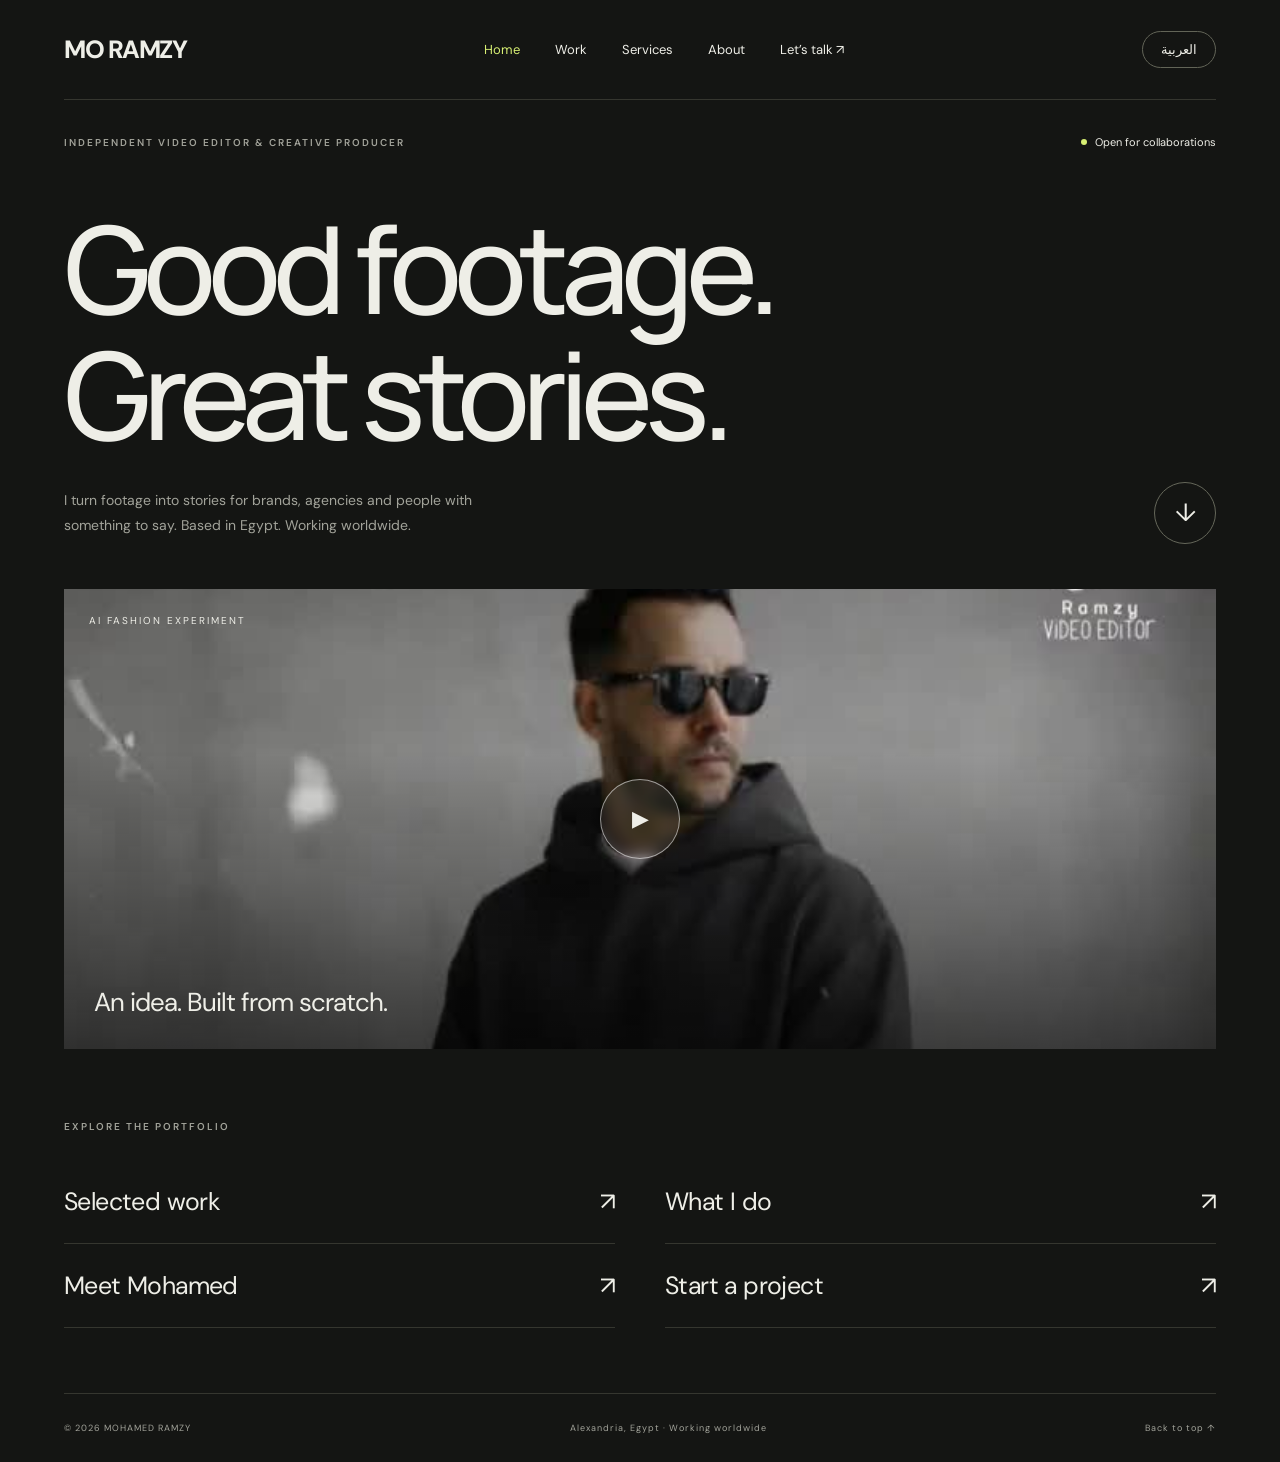
<file: index.html>
<!DOCTYPE html><html lang="en" dir="ltr"><head><meta charset="UTF-8"><meta name="viewport" content="width=device-width, initial-scale=1"><meta name="robots" content="index,follow"><meta name="description" content="Mohamed Ramzy — Video Editor & Creative Producer. Commercial editing, short-form content and AI production."><title>Mohamed Ramzy — Video Editor & Creative Producer</title><link rel="stylesheet" href="style.css"></head><body class="page-index">
<header><a class="logo" href="index.html">MO RAMZY</a><nav><a href="index.html" data-en="Home" data-ar="الرئيسية" aria-current="page"></a><a href="work.html" data-en="Work" data-ar="الأعمال"></a><a href="services.html" data-en="Services" data-ar="الخدمات"></a><a href="about.html" data-en="About" data-ar="عنّي"></a><a href="contact.html" data-en="Let’s talk ↗" data-ar="نتكلم عن مشروعك ↖"></a></nav><button id="language" aria-label="Switch language">العربية</button></header>
<main><section class="hero"><div class="hero-top"><span class="eyebrow" data-en="INDEPENDENT VIDEO EDITOR & CREATIVE PRODUCER" data-ar="مونتير ومنتج إبداعي مستقل"></span><span class="availability"><i></i><span data-en="Open for collaborations" data-ar="متاح للتعاون"></span></span></div><h1 data-en="Good footage.<br>Great stories." data-ar="لقطات مميزة.<br>حكاية تستاهل."></h1><div class="hero-bottom"><p data-en="I turn footage into stories for brands, agencies and people with something to say. Based in Egypt. Working worldwide." data-ar="بحوّل اللقطات لحكايات للبراندات والوكالات وأصحاب الأفكار. من مصر، وبشتغل مع عملاء من أي مكان."></p><a class="circle-link" href="work.html" aria-label="Explore work">↓</a></div><div class="hero-film"><img src="fashion.jpg" alt="AI fashion commercial still"><div class="film-shade"></div><span class="film-label" data-en="AI FASHION EXPERIMENT" data-ar="إعلان أزياء تجريبي بالذكاء الاصطناعي"></span><button class="play" data-video="fashion" aria-label="Play AI fashion commercial">▶</button><span class="film-caption" data-en="An idea. Built from scratch." data-ar="فكرة. اتنفذت من الصفر."></span></div></section><section class="home-next"><span class="eyebrow" data-en="EXPLORE THE PORTFOLIO" data-ar="اكتشف شغلي"></span><div class="home-links"><a href="work.html"><span data-en="Selected work" data-ar="أعمال مختارة"></span> ↗</a><a href="services.html"><span data-en="What I do" data-ar="خدماتي"></span> ↗</a><a href="about.html"><span data-en="Meet Mohamed" data-ar="اعرفني أكتر"></span> ↗</a><a href="contact.html"><span data-en="Start a project" data-ar="نبدأ مشروع"></span> ↗</a></div></section></main><footer><span>© 2026 MOHAMED RAMZY</span><span data-en="Alexandria, Egypt · Working worldwide" data-ar="الإسكندرية، مصر · تعاون من أي مكان"></span><a href="#" data-en="Back to top ↑" data-ar="للأعلى ↑"></a></footer>
<dialog id="player"><button id="close-player" aria-label="Close video">✕</button><video controls playsinline preload="none"></video></dialog><script src="script.js"></script></body></html>
</file>
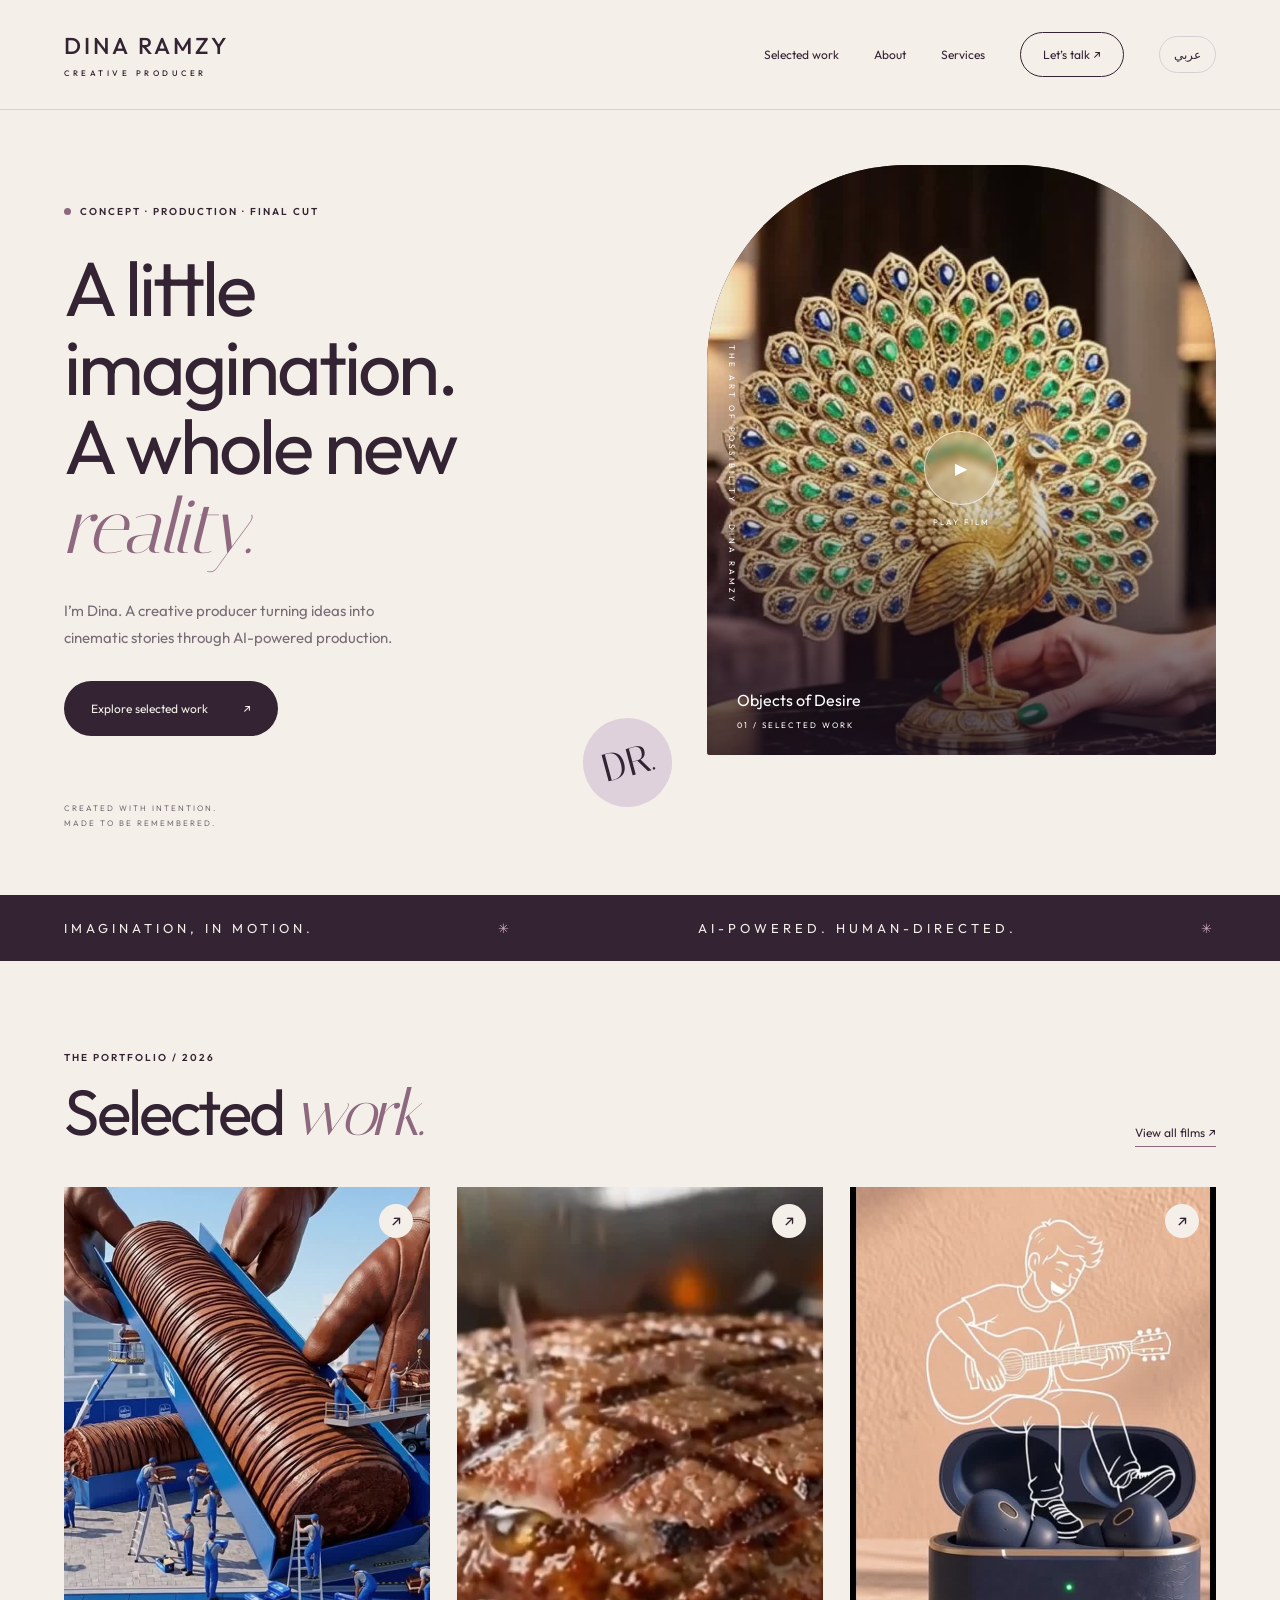
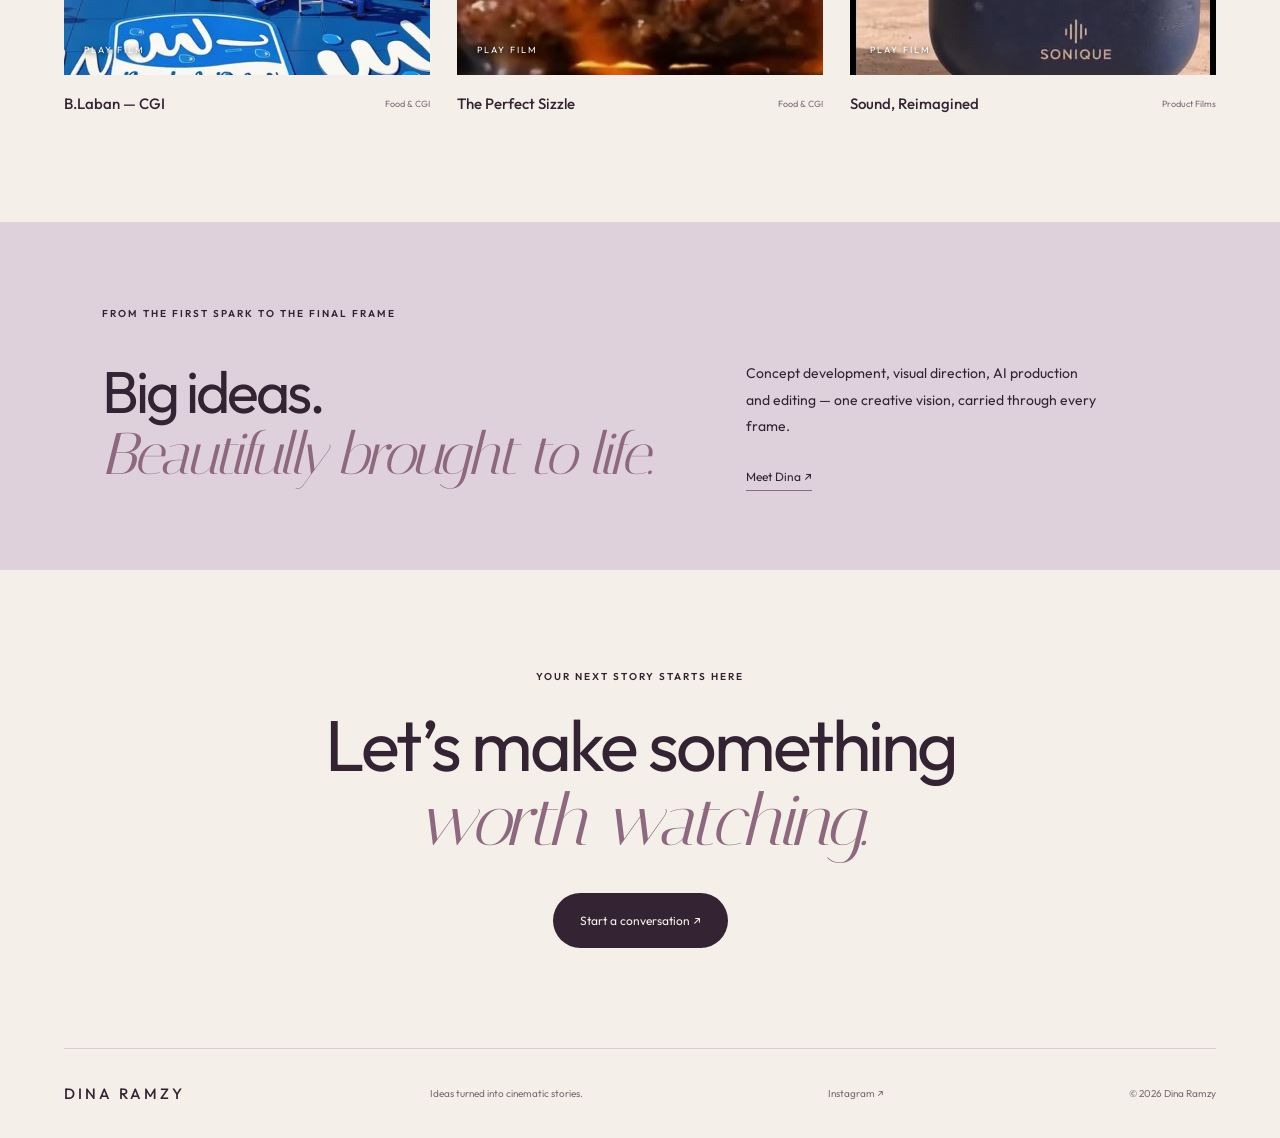
<file: dina/index.html>
<!doctype html><html lang="en"><head><meta charset="utf-8"><meta name="viewport" content="width=device-width, initial-scale=1"><meta name="description" content="Dina Ramzy — Creative Producer. AI-powered commercials, visual storytelling and cinematic content, from concept to final cut."><meta name="theme-color" content="#332333"><title>Creative Producer — Dina Ramzy</title><link rel="stylesheet" href="style.css"><script defer src="script.js"></script></head><body><header><a class="brand" href="index.html">DINA RAMZY<span>CREATIVE PRODUCER</span></a><nav aria-label="Main navigation"><a href="work.html">Selected work</a><a href="about.html">About</a><a href="services.html">Services</a><a class="contact-link" href="contact.html">Let’s talk ↗</a><a class="language-switch" href="index-ar.html" lang="ar" aria-label="Switch to Arabic">عربي</a></nav></header><main><section class="hero"><div class="hero-copy"><div class="eyebrow"><span class="dot"></span> CONCEPT · PRODUCTION · FINAL CUT</div><h1>A little imagination.<br>A whole new <em>reality.</em></h1><p>I’m Dina. A creative producer turning ideas into cinematic stories through AI-powered production.</p><a class="pill" href="work.html">Explore selected work <span>↗</span></a><div class="hero-note">CREATED WITH INTENTION.<br>MADE TO BE REMEMBERED.</div></div><button class="hero-film" data-film="5" aria-label="Watch Objects of Desire"><img src="assets/poster-5.jpg" alt="A jewel-toned peacock object in a cinematic product film"><span class="vertical">THE ART OF POSSIBILITY — DINA RAMZY</span><span class="hero-play">▶<small>PLAY FILM</small></span><span class="film-label">Objects of Desire <i>01 / SELECTED WORK</i></span></button><div class="orbit">DR.</div></section><div class="ticker">IMAGINATION, IN MOTION. <span>✳</span> AI-POWERED. HUMAN-DIRECTED. <span>✳</span></div><section class="section"><div class="section-head"><div><div class="eyebrow">THE PORTFOLIO / 2026</div><h2>Selected <em>work.</em></h2></div><a class="text-link" href="work.html">View all films ↗</a></div><div class="featured"><button class="film-card" data-film="8" aria-label="Watch B.Laban — CGI"><div class="poster"><img src="assets/poster-8.jpg" alt="A frame from B.Laban — CGI" loading="lazy"><span class="play">↗</span><span class="watch">PLAY FILM</span></div><div class="caption"><h3>B.Laban — CGI</h3><span>Food & CGI</span></div></button><button class="film-card" data-film="3" aria-label="Watch The Perfect Sizzle"><div class="poster"><img src="assets/poster-3.jpg" alt="A frame from The Perfect Sizzle" loading="lazy"><span class="play">↗</span><span class="watch">PLAY FILM</span></div><div class="caption"><h3>The Perfect Sizzle</h3><span>Food & CGI</span></div></button><button class="film-card" data-film="7" aria-label="Watch Sound, Reimagined"><div class="poster"><img src="assets/poster-7.jpg" alt="A frame from Sound, Reimagined" loading="lazy"><span class="play">↗</span><span class="watch">PLAY FILM</span></div><div class="caption"><h3>Sound, Reimagined</h3><span>Product Films</span></div></button></div></section><section class="statement"><span class="eyebrow">FROM THE FIRST SPARK TO THE FINAL FRAME</span><h2>Big ideas.<br><em>Beautifully brought to life.</em></h2><div><p>Concept development, visual direction, AI production and editing — one creative vision, carried through every frame.</p><a class="text-link" href="about.html">Meet Dina ↗</a></div></section><section class="cta"><span class="eyebrow">YOUR NEXT STORY STARTS HERE</span><h2>Let’s make something<br><em>worth watching.</em></h2><a class="pill" href="contact.html">Start a conversation ↗</a></section></main><footer><a class="brand" href="index.html">DINA RAMZY</a><span>Ideas turned into cinematic stories.</span><a href="https://www.instagram.com/dinaramzy0707/" target="_blank" rel="noopener">Instagram ↗</a><span>© 2026 Dina Ramzy</span></footer><dialog id="player"><button class="close" aria-label="Close video">✕</button><video controls playsinline preload="none"></video><p id="film-title"></p></dialog></body></html>
</file>
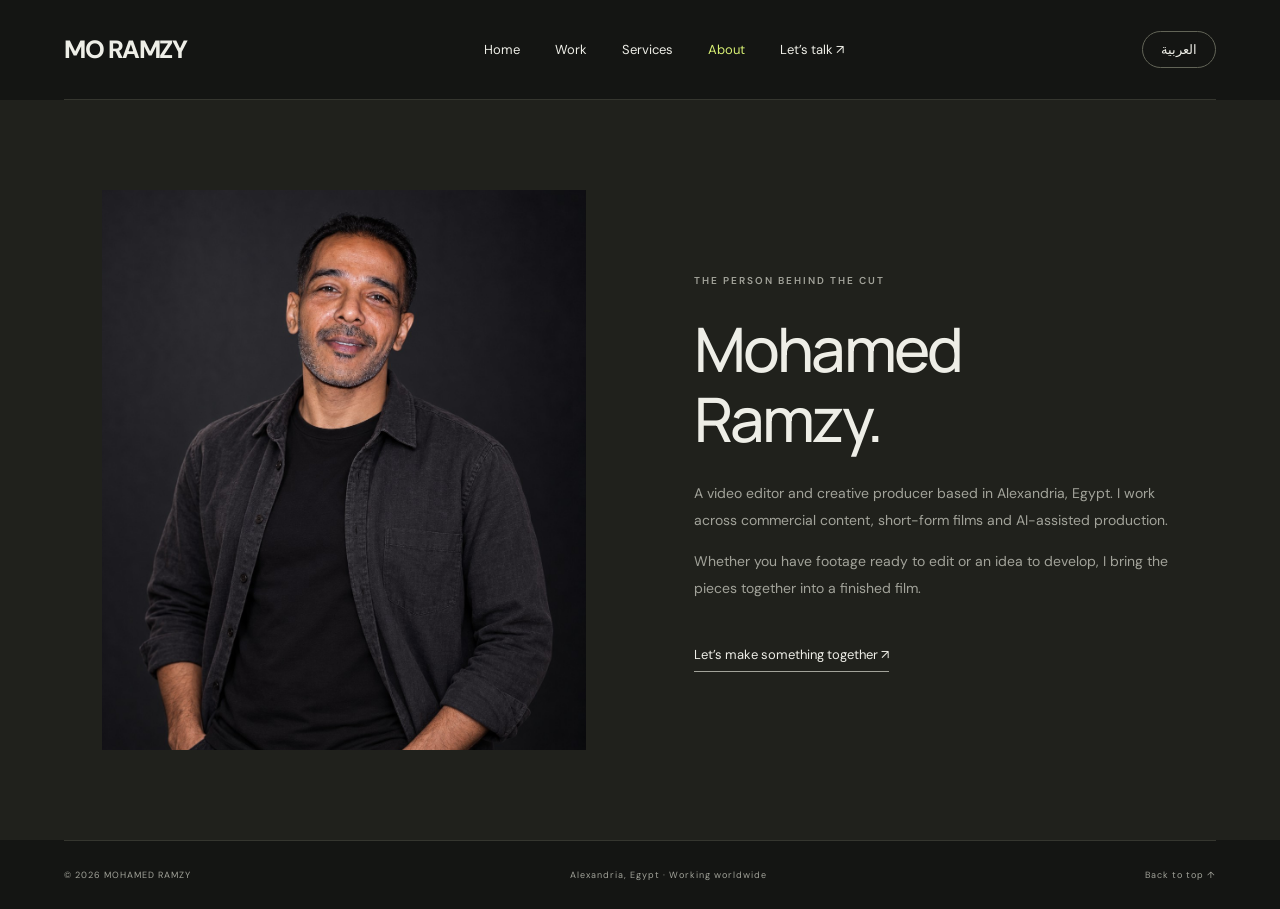
<file: about.html>
<!DOCTYPE html><html lang="en" dir="ltr"><head><meta charset="UTF-8"><meta name="viewport" content="width=device-width, initial-scale=1"><meta name="robots" content="index,follow"><meta name="description" content="Mohamed Ramzy — Video Editor & Creative Producer. Commercial editing, short-form content and AI production."><title>Mohamed Ramzy — Video Editor & Creative Producer</title><link rel="stylesheet" href="style.css"></head><body class="page-about">
<header><a class="logo" href="index.html">MO RAMZY</a><nav><a href="index.html" data-en="Home" data-ar="الرئيسية"></a><a href="work.html" data-en="Work" data-ar="الأعمال"></a><a href="services.html" data-en="Services" data-ar="الخدمات"></a><a href="about.html" data-en="About" data-ar="عنّي" aria-current="page"></a><a href="contact.html" data-en="Let’s talk ↗" data-ar="نتكلم عن مشروعك ↖"></a></nav><button id="language" aria-label="Switch language">العربية</button></header>
<main><section id="about" class="about"><div class="portrait"><img src="portrait.jpg" alt="Mohamed Ramzy portrait" loading="lazy"></div><div class="about-copy"><span class="eyebrow" data-en="THE PERSON BEHIND THE CUT" data-ar="مين ورا المونتاج"></span><h2 data-en="Mohamed<br>Ramzy." data-ar="محمد<br>رمزي."></h2><p data-en="A video editor and creative producer based in Alexandria, Egypt. I work across commercial content, short-form films and AI-assisted production." data-ar="مونتير ومنتج إبداعي من الإسكندرية. بشتغل على الإعلانات والفيديوهات القصيرة والإنتاج بمساعدة الذكاء الاصطناعي."></p><p data-en="Whether you have footage ready to edit or an idea to develop, I bring the pieces together into a finished film." data-ar="سواء معاك فوتيج محتاج مونتاج، أو فكرة عايز تنفذها، بجمّع التفاصيل عشان تطلع في صورة فيديو متكامل."></p><a class="text-link" href="contact.html" data-en="Let’s make something together ↗" data-ar="نعمل حاجة سوا ↖"></a></div></section></main><footer><span>© 2026 MOHAMED RAMZY</span><span data-en="Alexandria, Egypt · Working worldwide" data-ar="الإسكندرية، مصر · تعاون من أي مكان"></span><a href="#" data-en="Back to top ↑" data-ar="للأعلى ↑"></a></footer>
<dialog id="player"><button id="close-player" aria-label="Close video">✕</button><video controls playsinline preload="none"></video></dialog><script src="script.js"></script></body></html>
</file>
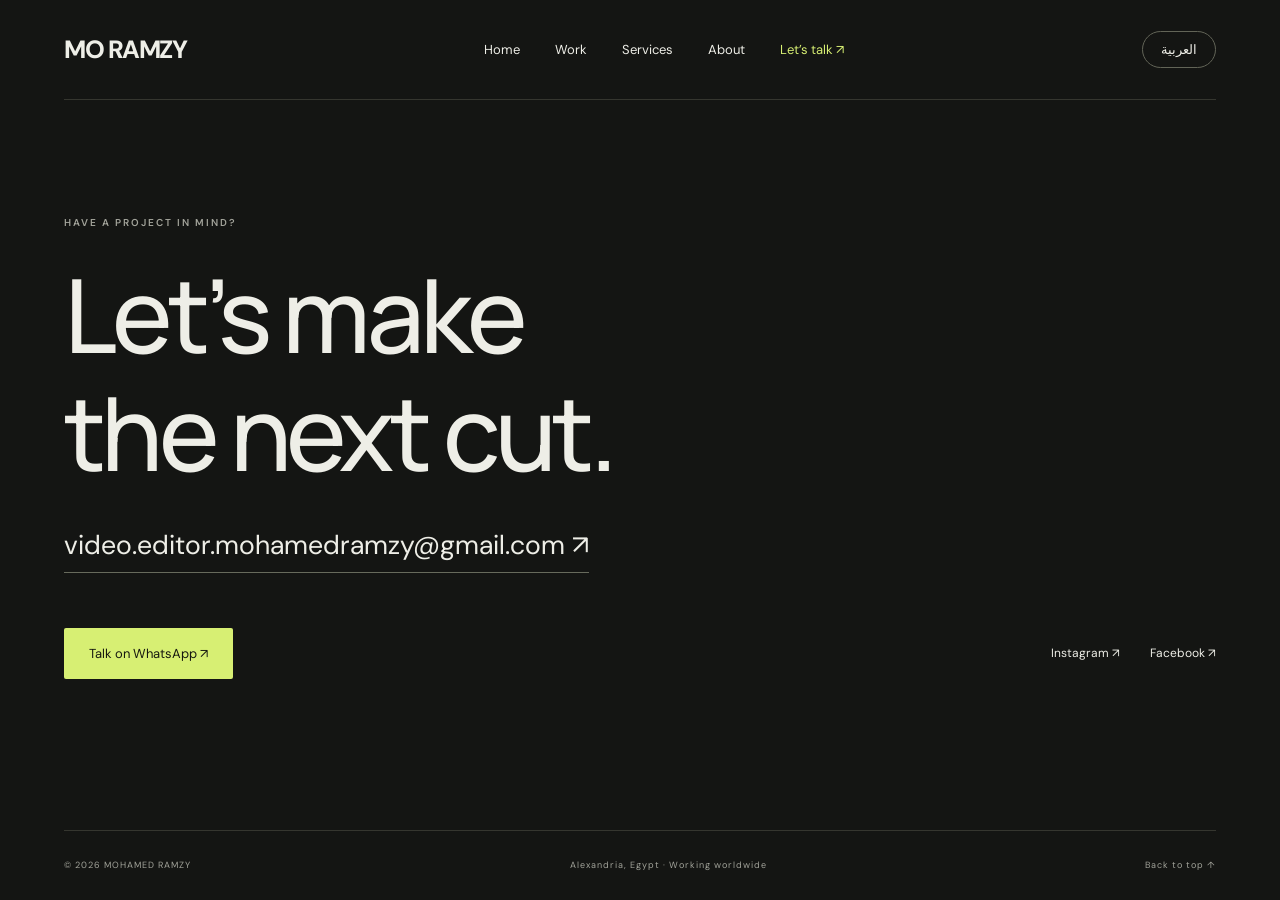
<file: contact.html>
<!DOCTYPE html><html lang="en" dir="ltr"><head><meta charset="UTF-8"><meta name="viewport" content="width=device-width, initial-scale=1"><meta name="robots" content="index,follow"><meta name="description" content="Mohamed Ramzy — Video Editor & Creative Producer. Commercial editing, short-form content and AI production."><title>Mohamed Ramzy — Video Editor & Creative Producer</title><link rel="stylesheet" href="style.css"></head><body class="page-contact">
<header><a class="logo" href="index.html">MO RAMZY</a><nav><a href="index.html" data-en="Home" data-ar="الرئيسية"></a><a href="work.html" data-en="Work" data-ar="الأعمال"></a><a href="services.html" data-en="Services" data-ar="الخدمات"></a><a href="about.html" data-en="About" data-ar="عنّي"></a><a href="contact.html" data-en="Let’s talk ↗" data-ar="نتكلم عن مشروعك ↖" aria-current="page"></a></nav><button id="language" aria-label="Switch language">العربية</button></header>
<main><section id="contact" class="contact"><span class="eyebrow" data-en="HAVE A PROJECT IN MIND?" data-ar="عندك مشروع في بالك؟"></span><h2 data-en="Let’s make<br>the next cut." data-ar="يلا نعمل<br>الفيديو الجاي."></h2><a class="contact-email" href="mailto:video.editor.mohamedramzy@gmail.com">video.editor.mohamedramzy@gmail.com ↗</a><div class="contact-bottom"><a class="whatsapp" href="https://wa.me/201016143240" target="_blank" rel="noopener" data-en="Talk on WhatsApp ↗" data-ar="كلمني على واتساب ↖"></a><div class="socials"><a href="https://www.instagram.com/mohamedramzy.video/" target="_blank" rel="noopener">Instagram ↗</a><a href="https://www.facebook.com/share/18SMNfeEZE/" target="_blank" rel="noopener">Facebook ↗</a></div></div></section></main><footer><span>© 2026 MOHAMED RAMZY</span><span data-en="Alexandria, Egypt · Working worldwide" data-ar="الإسكندرية، مصر · تعاون من أي مكان"></span><a href="#" data-en="Back to top ↑" data-ar="للأعلى ↑"></a></footer>
<dialog id="player"><button id="close-player" aria-label="Close video">✕</button><video controls playsinline preload="none"></video></dialog><script src="script.js"></script></body></html>
</file>
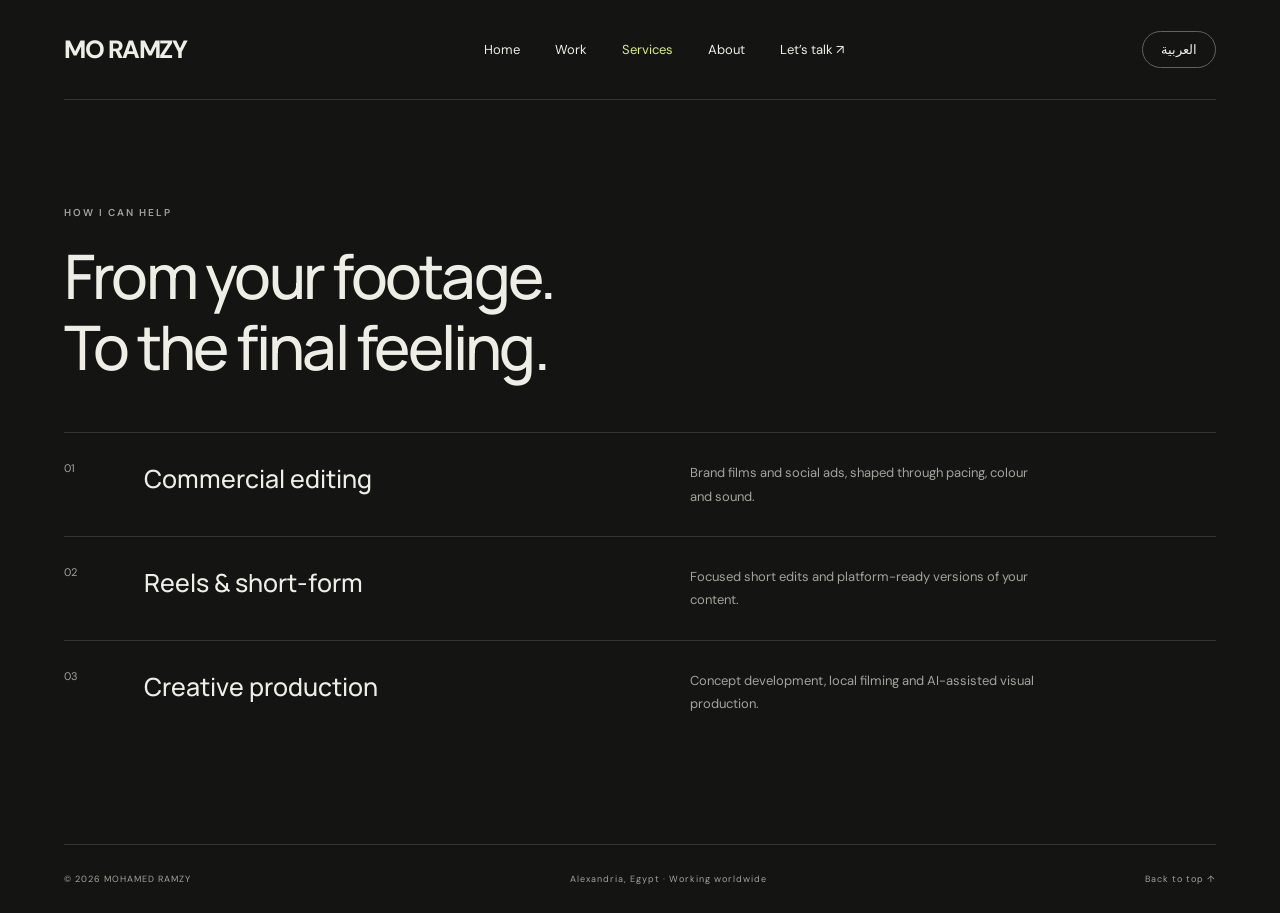
<file: services.html>
<!DOCTYPE html><html lang="en" dir="ltr"><head><meta charset="UTF-8"><meta name="viewport" content="width=device-width, initial-scale=1"><meta name="robots" content="index,follow"><meta name="description" content="Mohamed Ramzy — Video Editor & Creative Producer. Commercial editing, short-form content and AI production."><title>Mohamed Ramzy — Video Editor & Creative Producer</title><link rel="stylesheet" href="style.css"></head><body class="page-services">
<header><a class="logo" href="index.html">MO RAMZY</a><nav><a href="index.html" data-en="Home" data-ar="الرئيسية"></a><a href="work.html" data-en="Work" data-ar="الأعمال"></a><a href="services.html" data-en="Services" data-ar="الخدمات" aria-current="page"></a><a href="about.html" data-en="About" data-ar="عنّي"></a><a href="contact.html" data-en="Let’s talk ↗" data-ar="نتكلم عن مشروعك ↖"></a></nav><button id="language" aria-label="Switch language">العربية</button></header>
<main><section class="services"><span class="eyebrow" data-en="HOW I CAN HELP" data-ar="أقدر أقدملك إيه"></span><h2 data-en="From your footage.<br>To the final feeling." data-ar="من أول لقطة.<br>لآخر إحساس."></h2><div class="service-row"><span>01</span><h3 data-en="Commercial editing" data-ar="مونتاج الإعلانات"></h3><p data-en="Brand films and social ads, shaped through pacing, colour and sound." data-ar="إعلانات وفيديوهات براندات بإيقاع وألوان وصوت يخدموا الفكرة."></p></div><div class="service-row"><span>02</span><h3 data-en="Reels & short-form" data-ar="ريلز وفيديوهات قصيرة"></h3><p data-en="Focused short edits and platform-ready versions of your content." data-ar="فيديوهات قصيرة مركّزة ونسخ من محتواك تناسب منصات السوشيال."></p></div><div class="service-row"><span>03</span><h3 data-en="Creative production" data-ar="الإنتاج الإبداعي"></h3><p data-en="Concept development, local filming and AI-assisted visual production." data-ar="تطوير أفكار وتصوير محلي وإنتاج بصري بمساعدة الذكاء الاصطناعي."></p></div></section></main><footer><span>© 2026 MOHAMED RAMZY</span><span data-en="Alexandria, Egypt · Working worldwide" data-ar="الإسكندرية، مصر · تعاون من أي مكان"></span><a href="#" data-en="Back to top ↑" data-ar="للأعلى ↑"></a></footer>
<dialog id="player"><button id="close-player" aria-label="Close video">✕</button><video controls playsinline preload="none"></video></dialog><script src="script.js"></script></body></html>
</file>
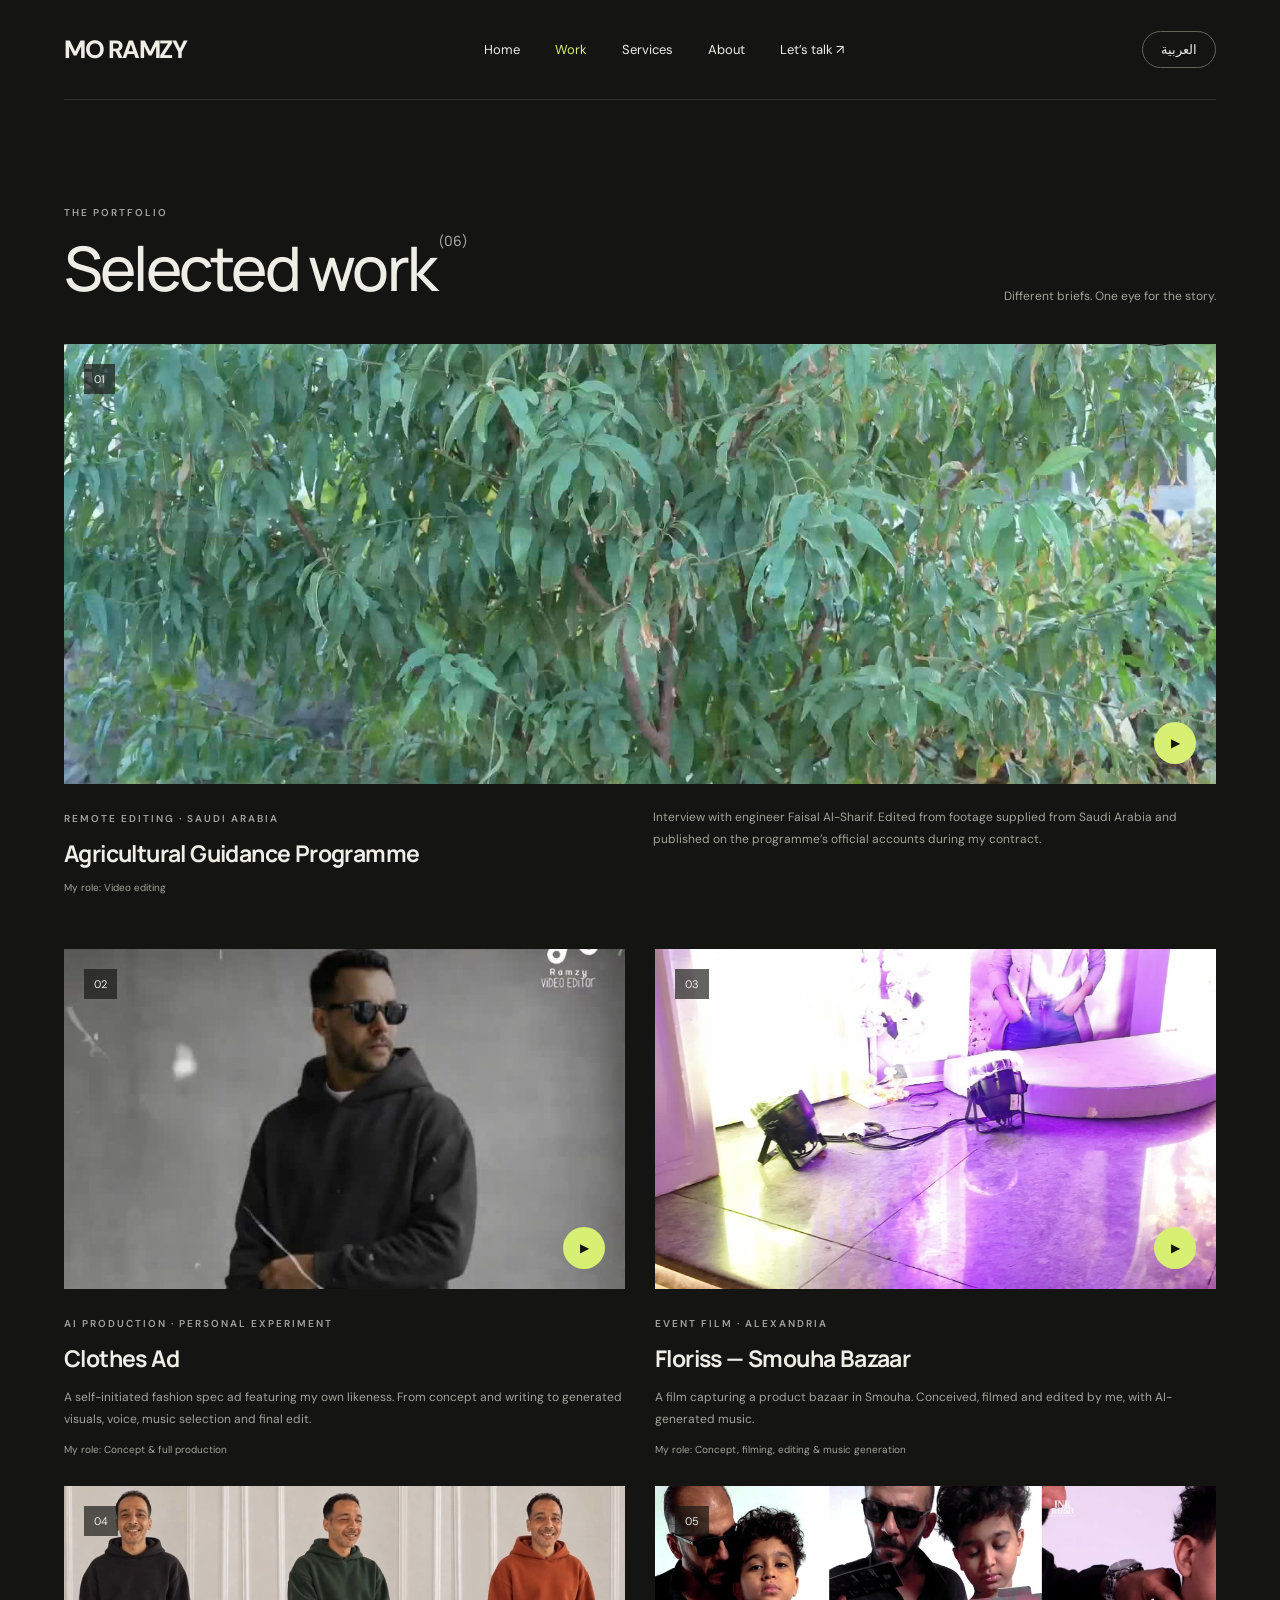
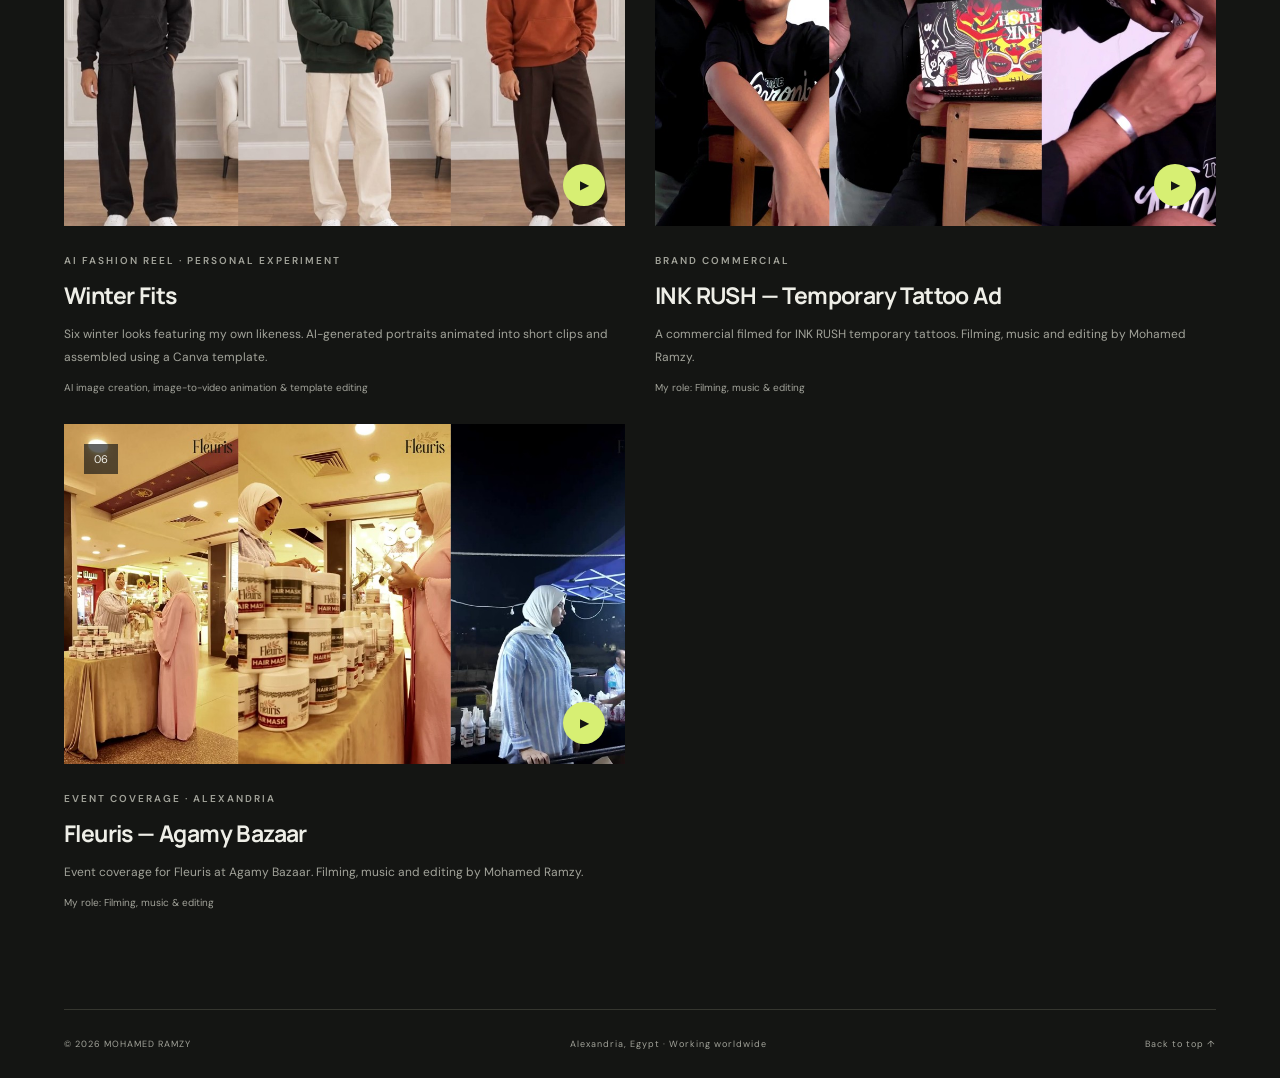
<file: work.html>
<!DOCTYPE html><html lang="en" dir="ltr"><head><meta charset="UTF-8"><meta name="viewport" content="width=device-width, initial-scale=1"><meta name="robots" content="index,follow"><meta name="description" content="Mohamed Ramzy — Video Editor & Creative Producer. Commercial editing, short-form content and AI production."><title>Mohamed Ramzy — Video Editor & Creative Producer</title><link rel="stylesheet" href="style.css"></head><body class="page-work">
<header><a class="logo" href="index.html">MO RAMZY</a><nav><a href="index.html" data-en="Home" data-ar="الرئيسية"></a><a href="work.html" data-en="Work" data-ar="الأعمال" aria-current="page"></a><a href="services.html" data-en="Services" data-ar="الخدمات"></a><a href="about.html" data-en="About" data-ar="عنّي"></a><a href="contact.html" data-en="Let’s talk ↗" data-ar="نتكلم عن مشروعك ↖"></a></nav><button id="language" aria-label="Switch language">العربية</button></header>
<main><section id="work" class="work"><div class="section-heading"><div><span class="eyebrow" data-en="THE PORTFOLIO" data-ar="معرض الأعمال"></span><h2 data-en="Selected work<span> (06)</span>" data-ar="أعمال مختارة<span> (٠٦)</span>"></h2></div><p data-en="Different briefs. One eye for the story." data-ar="مشاريع مختلفة. وعين شايفة الحكاية."></p></div>
<article class="project"><button class="project-image" data-video="interview"><img src="interview.jpg" alt="Interview with agricultural engineer Faisal Al-Sharif"><span class="small-play">▶</span><span class="project-number">01</span></button><div class="project-info"><div><span class="eyebrow" data-en="REMOTE EDITING · SAUDI ARABIA" data-ar="مونتاج عن بُعد · السعودية"></span><h3 data-en="Agricultural Guidance Programme" data-ar="برنامج الإرشاد الزراعي"></h3></div><p data-en="Interview with engineer Faisal Al-Sharif. Edited from footage supplied from Saudi Arabia and published on the programme’s official accounts during my contract." data-ar="لقاء مع المهندس فيصل الشريف. مونتاج لفوتيج اتبعتلي من السعودية، واتنشر على حسابات برنامج الإرشاد الزراعي الرسمية خلال فترة تعاقدي."></p><span class="role" data-en="My role: Video editing" data-ar="دوري: المونتاج"></span></div></article>
<div class="project-grid"><article class="project"><button class="project-image" data-video="fashion"><img src="fashion.jpg" alt="AI fashion spec commercial"><span class="small-play">▶</span><span class="project-number">02</span></button><div class="project-info"><div><span class="eyebrow" data-en="AI PRODUCTION · PERSONAL EXPERIMENT" data-ar="إنتاج بالذكاء الاصطناعي · تجربة شخصية"></span><h3 data-en="Clothes Ad" data-ar="إعلان أزياء"></h3></div><p data-en="A self-initiated fashion spec ad featuring my own likeness. From concept and writing to generated visuals, voice, music selection and final edit." data-ar="إعلان أزياء تجريبي باستخدام صورتي. من الفكرة والكتابة لتوليد المشاهد والصوت واختيار الموسيقى والمونتاج النهائي."></p><span class="role" data-en="My role: Concept & full production" data-ar="دوري: الفكرة والتنفيذ بالكامل"></span></div></article>
<article class="project"><button class="project-image" data-video="event"><img src="event.jpg" alt="Floriss bazaar event in Smouha"><span class="small-play">▶</span><span class="project-number">03</span></button><div class="project-info"><div><span class="eyebrow" data-en="EVENT FILM · ALEXANDRIA" data-ar="تغطية إيفينت · الإسكندرية"></span><h3 data-en="Floriss — Smouha Bazaar" data-ar="فلوريس — بازار سموحة"></h3></div><p data-en="A film capturing a product bazaar in Smouha. Conceived, filmed and edited by me, with AI-generated music." data-ar="فيديو لبازار بيع منتجات في سموحة، تابع لفلوريس. الفكرة والتصوير والمونتاج وتوليد الموسيقى بواسطتي."></p><span class="role" data-en="My role: Concept, filming, editing & music generation" data-ar="دوري: الفكرة والتصوير والمونتاج وتوليد الموسيقى"></span></div></article><article class="project" id="winter-fits"><button class="project-image" data-video="winter-fits-web" aria-label="Play Winter Fits AI fashion reel"><img src="winter-fits.jpg" alt="Mohamed Ramzy in black, green and burnt-orange winter outfits" loading="lazy"><span class="small-play">▶</span><span class="project-number">04</span></button><div class="project-info"><div><span class="eyebrow" data-en="AI FASHION REEL · PERSONAL EXPERIMENT" data-ar="ريل أزياء بالذكاء الاصطناعي · تجربة شخصية"></span><h3 data-en="Winter Fits" data-ar="إطلالات شتوية"></h3></div><p data-en="Six winter looks featuring my own likeness. AI-generated portraits animated into short clips and assembled using a Canva template." data-ar="ست إطلالات شتوية باستخدام صورتي. صور مولّدة بالذكاء الاصطناعي، اتحرّكت لفيديوهات قصيرة واتجمّعت باستخدام قالب كانفا."></p><span class="role" data-en="AI image creation, image-to-video animation & template editing" data-ar="توليد الصور وتحريكها وتعديل القالب"></span></div></article><article class="project" id="ink-rush"><button class="project-image" data-video="ink-rush-web" aria-label="Play INK RUSH — Temporary Tattoo Ad"><img src="ink-rush.jpg" alt="INK RUSH — Temporary Tattoo Ad" loading="lazy"><span class="small-play">▶</span><span class="project-number">05</span></button><div class="project-info"><div><span class="eyebrow" data-en="BRAND COMMERCIAL" data-ar="إعلان تجاري"></span><h3 data-en="INK RUSH — Temporary Tattoo Ad" data-ar="INK RUSH — إعلان تاتو مؤقت"></h3></div><p data-en="A commercial filmed for INK RUSH temporary tattoos. Filming, music and editing by Mohamed Ramzy." data-ar="إعلان اتصور لبراند INK RUSH للتاتو المؤقت. التصوير والموسيقى والمونتاج بواسطتي."></p><span class="role" data-en="My role: Filming, music & editing" data-ar="دوري: التصوير والموسيقى والمونتاج"></span></div></article><article class="project" id="fleuris-agamy"><button class="project-image" data-video="fleuris-agamy-web" aria-label="Play Fleuris — Agamy Bazaar"><img src="fleuris-agamy.jpg" alt="Fleuris — Agamy Bazaar" loading="lazy"><span class="small-play">▶</span><span class="project-number">06</span></button><div class="project-info"><div><span class="eyebrow" data-en="EVENT COVERAGE · ALEXANDRIA" data-ar="تغطية إيفينت · الإسكندرية"></span><h3 data-en="Fleuris — Agamy Bazaar" data-ar="فلوريس — بازار العجمي"></h3></div><p data-en="Event coverage for Fleuris at Agamy Bazaar. Filming, music and editing by Mohamed Ramzy." data-ar="تغطية لبراند فلوريس في بازار العجمي. التصوير والموسيقى والمونتاج بواسطتي."></p><span class="role" data-en="My role: Filming, music & editing" data-ar="دوري: التصوير والموسيقى والمونتاج"></span></div></article></div></section></main><footer><span>© 2026 MOHAMED RAMZY</span><span data-en="Alexandria, Egypt · Working worldwide" data-ar="الإسكندرية، مصر · تعاون من أي مكان"></span><a href="#" data-en="Back to top ↑" data-ar="للأعلى ↑"></a></footer>
<dialog id="player"><button id="close-player" aria-label="Close video">✕</button><video controls playsinline preload="none"></video></dialog><script src="script.js"></script></body></html>
</file>
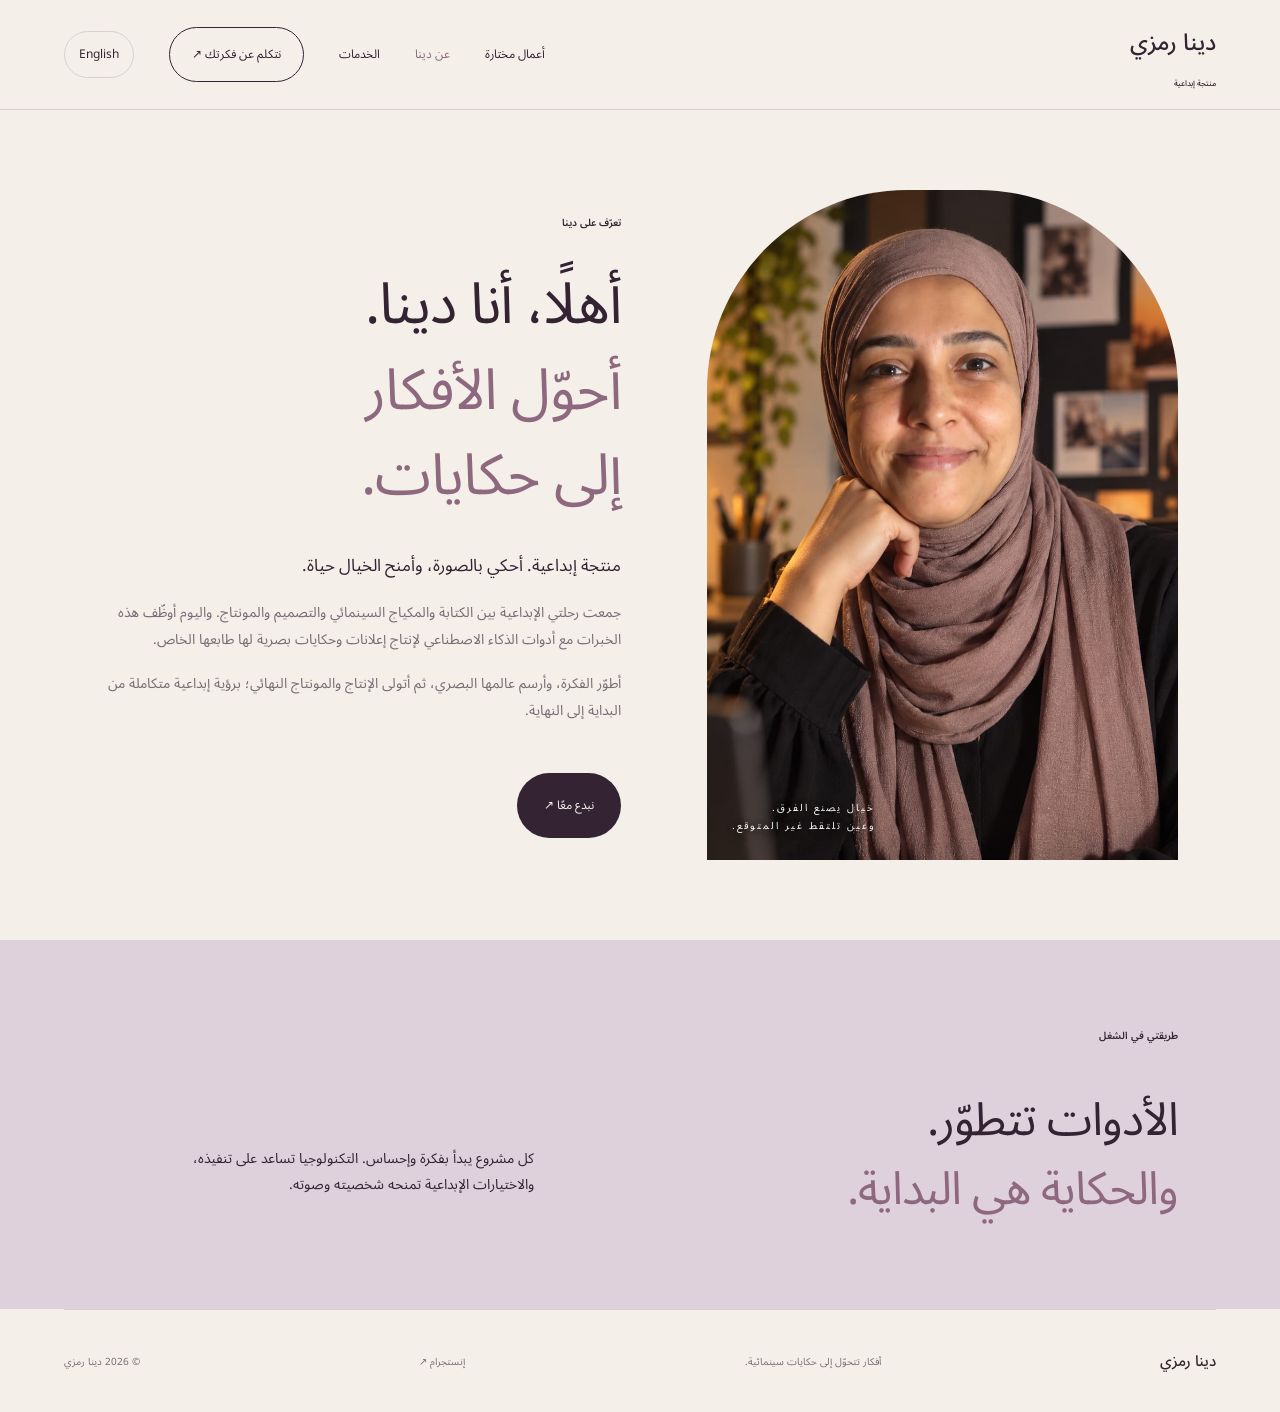
<file: dina/about-ar.html>
<!doctype html><html lang="ar" dir="rtl"><head><meta charset="utf-8"><meta name="viewport" content="width=device-width, initial-scale=1"><meta name="description" content="دينا رمزي، منتجة إبداعية. إعلانات بالذكاء الاصطناعي وحكايات بصرية من الفكرة والإنتاج إلى المونتاج النهائي."><meta name="theme-color" content="#332333"><title>عن دينا — دينا رمزي</title><link rel="stylesheet" href="style.css"><script defer src="script.js"></script></head><body><header><a class="brand" href="index-ar.html">دينا رمزي<span>منتجة إبداعية</span></a><nav aria-label="التنقل الرئيسي"><a href="work-ar.html">أعمال مختارة</a><a href="about-ar.html">عن دينا</a><a href="services-ar.html">الخدمات</a><a class="contact-link" href="contact-ar.html">نتكلم عن فكرتك ↗</a><a class="language-switch" href="about.html" lang="en" aria-label="Switch to English">English</a></nav></header><main><section class="about-layout"><div class="about-art"><img src="assets/dina-ramzy-portrait.jpeg" alt="دينا رمزي — منتجة إبداعية"><span>خيال يصنع الفرق.<br>وعين تلتقط غير المتوقع.</span></div><div class="about-copy"><div class="eyebrow">تعرّف على دينا</div><h1>أهلًا، أنا دينا.<br><em>أحوّل الأفكار<br>إلى حكايات.</em></h1><p class="lead">منتجة إبداعية. أحكي بالصورة، وأمنح الخيال حياة.</p><p>جمعت رحلتي الإبداعية بين الكتابة والمكياج السينمائي والتصميم والمونتاج. واليوم أوظّف هذه الخبرات مع أدوات الذكاء الاصطناعي لإنتاج إعلانات وحكايات بصرية لها طابعها الخاص.</p><p>أطوّر الفكرة، وأرسم عالمها البصري، ثم أتولى الإنتاج والمونتاج النهائي؛ برؤية إبداعية متكاملة من البداية إلى النهاية.</p><a class="pill" href="contact-ar.html">نبدع معًا ↗</a></div></section><section class="statement"><span class="eyebrow">طريقتي في الشغل</span><h2>الأدوات تتطوّر.<br><em>والحكاية هي البداية.</em></h2><div><p>كل مشروع يبدأ بفكرة وإحساس. التكنولوجيا تساعد على تنفيذه، والاختيارات الإبداعية تمنحه شخصيته وصوته.</p></div></section></main><footer><a class="brand" href="index-ar.html">دينا رمزي</a><span>أفكار تتحوّل إلى حكايات سينمائية.</span><a href="https://www.instagram.com/dinaramzy0707/" target="_blank" rel="noopener">إنستجرام ↗</a><span>© 2026 دينا رمزي</span></footer><dialog id="player"><button class="close" aria-label="إغلاق الفيديو">✕</button><video controls playsinline preload="none"></video><p id="film-title"></p></dialog></body></html>
</file>
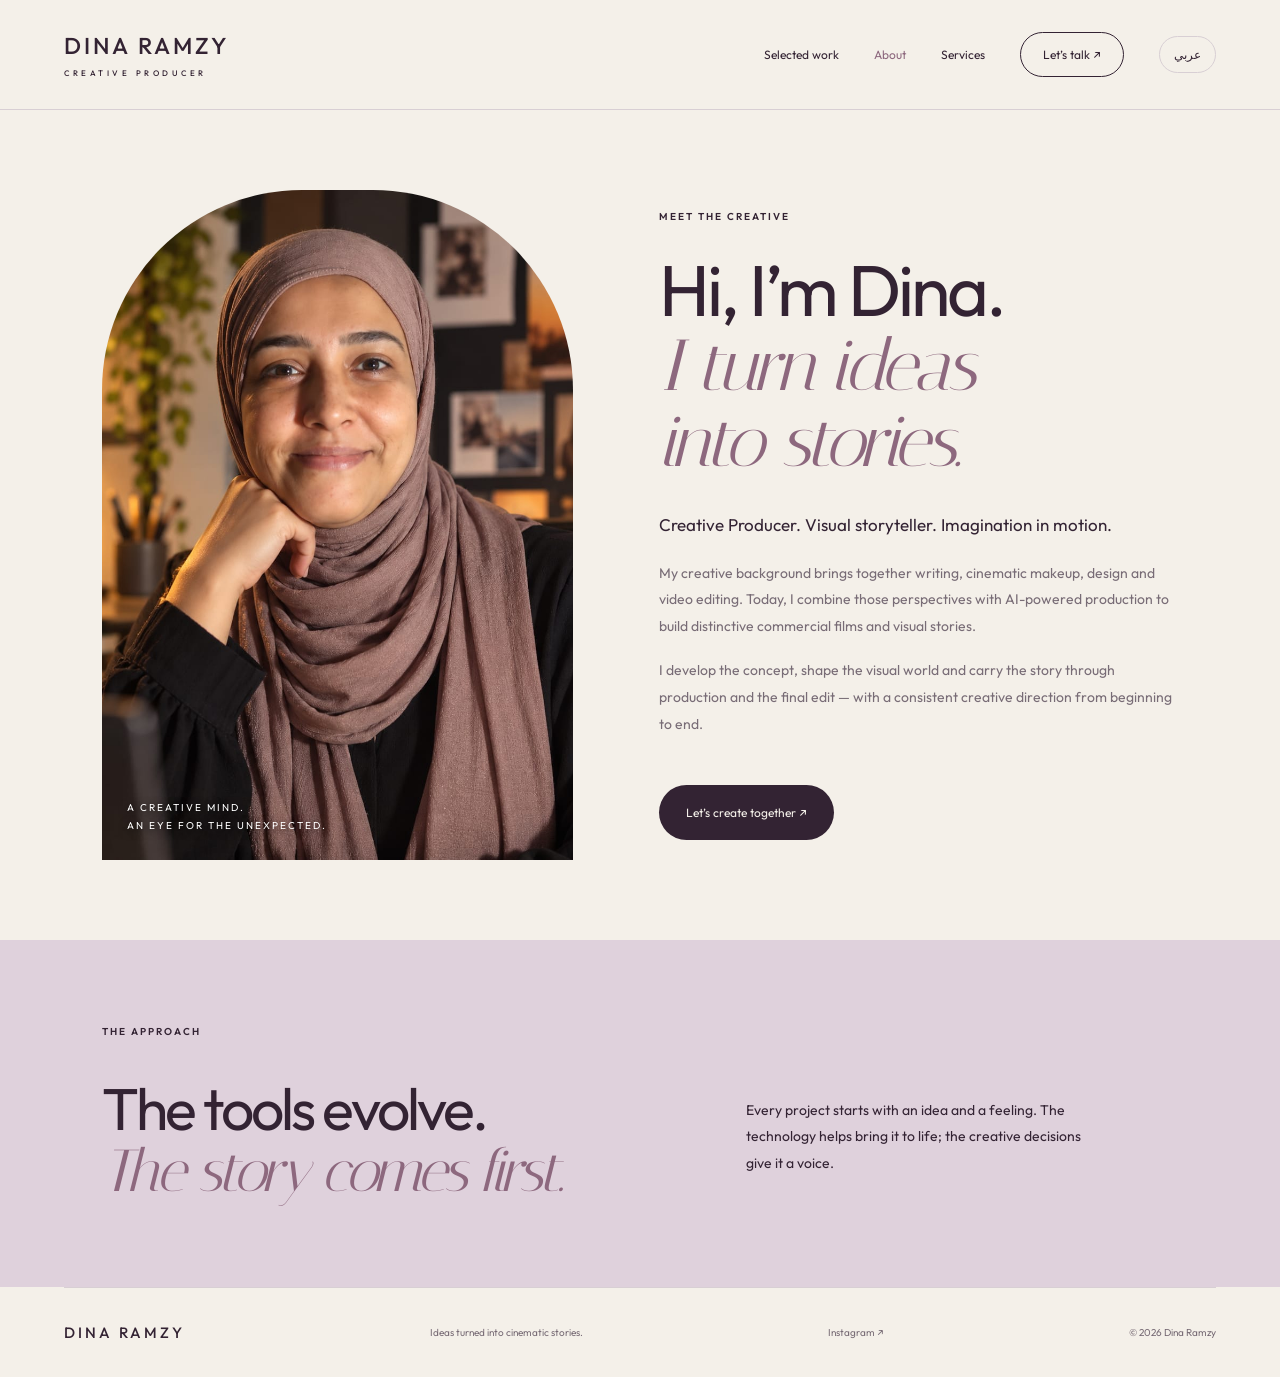
<file: dina/about.html>
<!doctype html><html lang="en"><head><meta charset="utf-8"><meta name="viewport" content="width=device-width, initial-scale=1"><meta name="description" content="Dina Ramzy — Creative Producer. AI-powered commercials, visual storytelling and cinematic content, from concept to final cut."><meta name="theme-color" content="#332333"><title>About — Dina Ramzy</title><link rel="stylesheet" href="style.css"><script defer src="script.js"></script></head><body><header><a class="brand" href="index.html">DINA RAMZY<span>CREATIVE PRODUCER</span></a><nav aria-label="Main navigation"><a href="work.html">Selected work</a><a href="about.html">About</a><a href="services.html">Services</a><a class="contact-link" href="contact.html">Let’s talk ↗</a><a class="language-switch" href="about-ar.html" lang="ar" aria-label="Switch to Arabic">عربي</a></nav></header><main><section class="about-layout"><div class="about-art"><img src="assets/dina-ramzy-portrait.jpeg" alt="Dina Ramzy — Creative Producer"><span>A CREATIVE MIND.<br>AN EYE FOR THE UNEXPECTED.</span></div><div class="about-copy"><div class="eyebrow">MEET THE CREATIVE</div><h1>Hi, I’m Dina.<br><em>I turn ideas<br>into stories.</em></h1><p class="lead">Creative Producer. Visual storyteller. Imagination in motion.</p><p>My creative background brings together writing, cinematic makeup, design and video editing. Today, I combine those perspectives with AI-powered production to build distinctive commercial films and visual stories.</p><p>I develop the concept, shape the visual world and carry the story through production and the final edit — with a consistent creative direction from beginning to end.</p><a class="pill" href="contact.html">Let’s create together ↗</a></div></section><section class="statement"><span class="eyebrow">THE APPROACH</span><h2>The tools evolve.<br><em>The story comes first.</em></h2><div><p>Every project starts with an idea and a feeling. The technology helps bring it to life; the creative decisions give it a voice.</p></div></section></main><footer><a class="brand" href="index.html">DINA RAMZY</a><span>Ideas turned into cinematic stories.</span><a href="https://www.instagram.com/dinaramzy0707/" target="_blank" rel="noopener">Instagram ↗</a><span>© 2026 Dina Ramzy</span></footer><dialog id="player"><button class="close" aria-label="Close video">✕</button><video controls playsinline preload="none"></video><p id="film-title"></p></dialog></body></html>
</file>
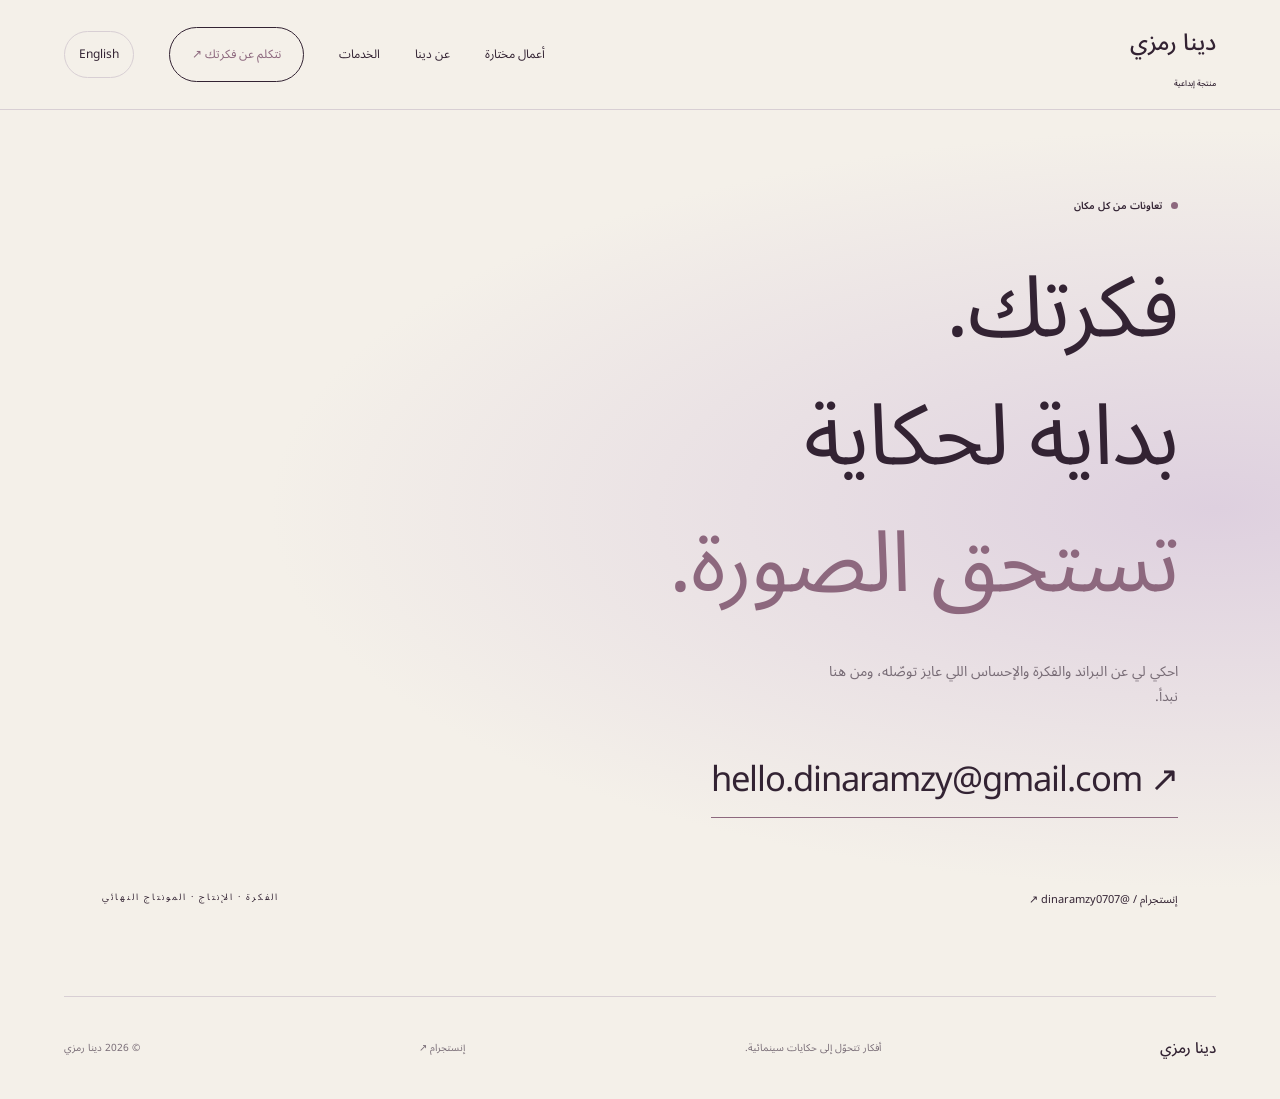
<file: dina/contact-ar.html>
<!doctype html><html lang="ar" dir="rtl"><head><meta charset="utf-8"><meta name="viewport" content="width=device-width, initial-scale=1"><meta name="description" content="دينا رمزي، منتجة إبداعية. إعلانات بالذكاء الاصطناعي وحكايات بصرية من الفكرة والإنتاج إلى المونتاج النهائي."><meta name="theme-color" content="#332333"><title>تواصل — دينا رمزي</title><link rel="stylesheet" href="style.css"><script defer src="script.js"></script></head><body><header><a class="brand" href="index-ar.html">دينا رمزي<span>منتجة إبداعية</span></a><nav aria-label="التنقل الرئيسي"><a href="work-ar.html">أعمال مختارة</a><a href="about-ar.html">عن دينا</a><a href="services-ar.html">الخدمات</a><a class="contact-link" href="contact-ar.html">نتكلم عن فكرتك ↗</a><a class="language-switch" href="contact.html" lang="en" aria-label="Switch to English">English</a></nav></header><main><section class="contact-page"><div class="eyebrow"><span class="dot"></span>تعاونات من كل مكان</div><h1>فكرتك.<br>بداية لحكاية<br><em>تستحق الصورة.</em></h1><p>احكي لي عن البراند والفكرة والإحساس اللي عايز توصّله، ومن هنا نبدأ.</p><a class="email" href="mailto:hello.dinaramzy@gmail.com">hello.dinaramzy@gmail.com ↗</a><div class="contact-bottom"><a href="https://www.instagram.com/dinaramzy0707/" target="_blank" rel="noopener">إنستجرام / @dinaramzy0707 ↗</a><span>الفكرة · الإنتاج · المونتاج النهائي</span></div></section></main><footer><a class="brand" href="index-ar.html">دينا رمزي</a><span>أفكار تتحوّل إلى حكايات سينمائية.</span><a href="https://www.instagram.com/dinaramzy0707/" target="_blank" rel="noopener">إنستجرام ↗</a><span>© 2026 دينا رمزي</span></footer><dialog id="player"><button class="close" aria-label="إغلاق الفيديو">✕</button><video controls playsinline preload="none"></video><p id="film-title"></p></dialog></body></html>
</file>
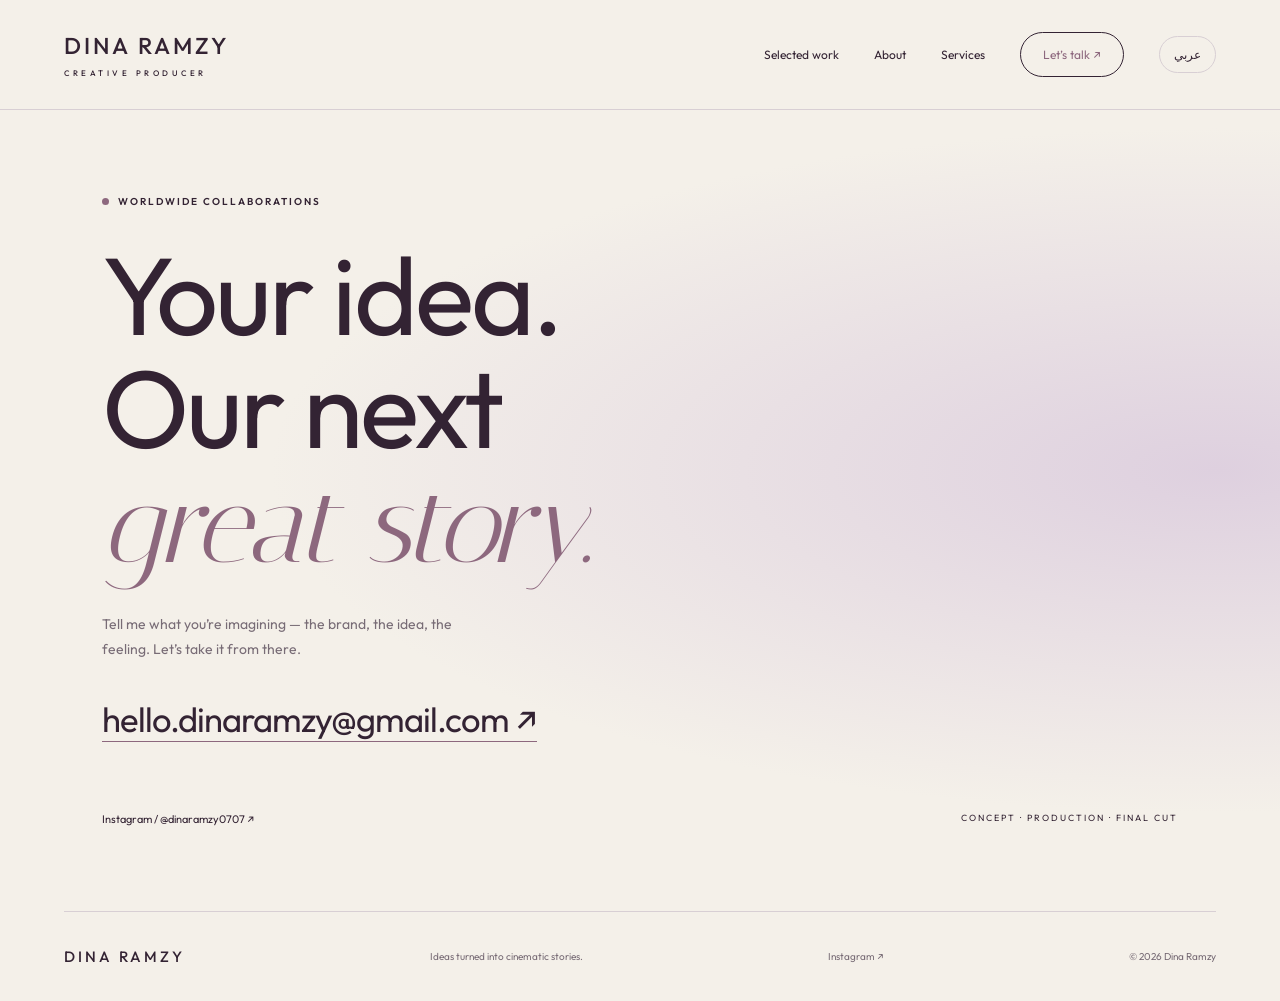
<file: dina/contact.html>
<!doctype html><html lang="en"><head><meta charset="utf-8"><meta name="viewport" content="width=device-width, initial-scale=1"><meta name="description" content="Dina Ramzy — Creative Producer. AI-powered commercials, visual storytelling and cinematic content, from concept to final cut."><meta name="theme-color" content="#332333"><title>Contact — Dina Ramzy</title><link rel="stylesheet" href="style.css"><script defer src="script.js"></script></head><body><header><a class="brand" href="index.html">DINA RAMZY<span>CREATIVE PRODUCER</span></a><nav aria-label="Main navigation"><a href="work.html">Selected work</a><a href="about.html">About</a><a href="services.html">Services</a><a class="contact-link" href="contact.html">Let’s talk ↗</a><a class="language-switch" href="contact-ar.html" lang="ar" aria-label="Switch to Arabic">عربي</a></nav></header><main><section class="contact-page"><div class="eyebrow"><span class="dot"></span> WORLDWIDE COLLABORATIONS</div><h1>Your idea.<br>Our next<br><em>great story.</em></h1><p>Tell me what you’re imagining — the brand, the idea, the feeling. Let’s take it from there.</p><a class="email" href="mailto:hello.dinaramzy@gmail.com">hello.dinaramzy@gmail.com ↗</a><div class="contact-bottom"><a href="https://www.instagram.com/dinaramzy0707/" target="_blank" rel="noopener">Instagram / @dinaramzy0707 ↗</a><span>CONCEPT · PRODUCTION · FINAL CUT</span></div></section></main><footer><a class="brand" href="index.html">DINA RAMZY</a><span>Ideas turned into cinematic stories.</span><a href="https://www.instagram.com/dinaramzy0707/" target="_blank" rel="noopener">Instagram ↗</a><span>© 2026 Dina Ramzy</span></footer><dialog id="player"><button class="close" aria-label="Close video">✕</button><video controls playsinline preload="none"></video><p id="film-title"></p></dialog></body></html>
</file>
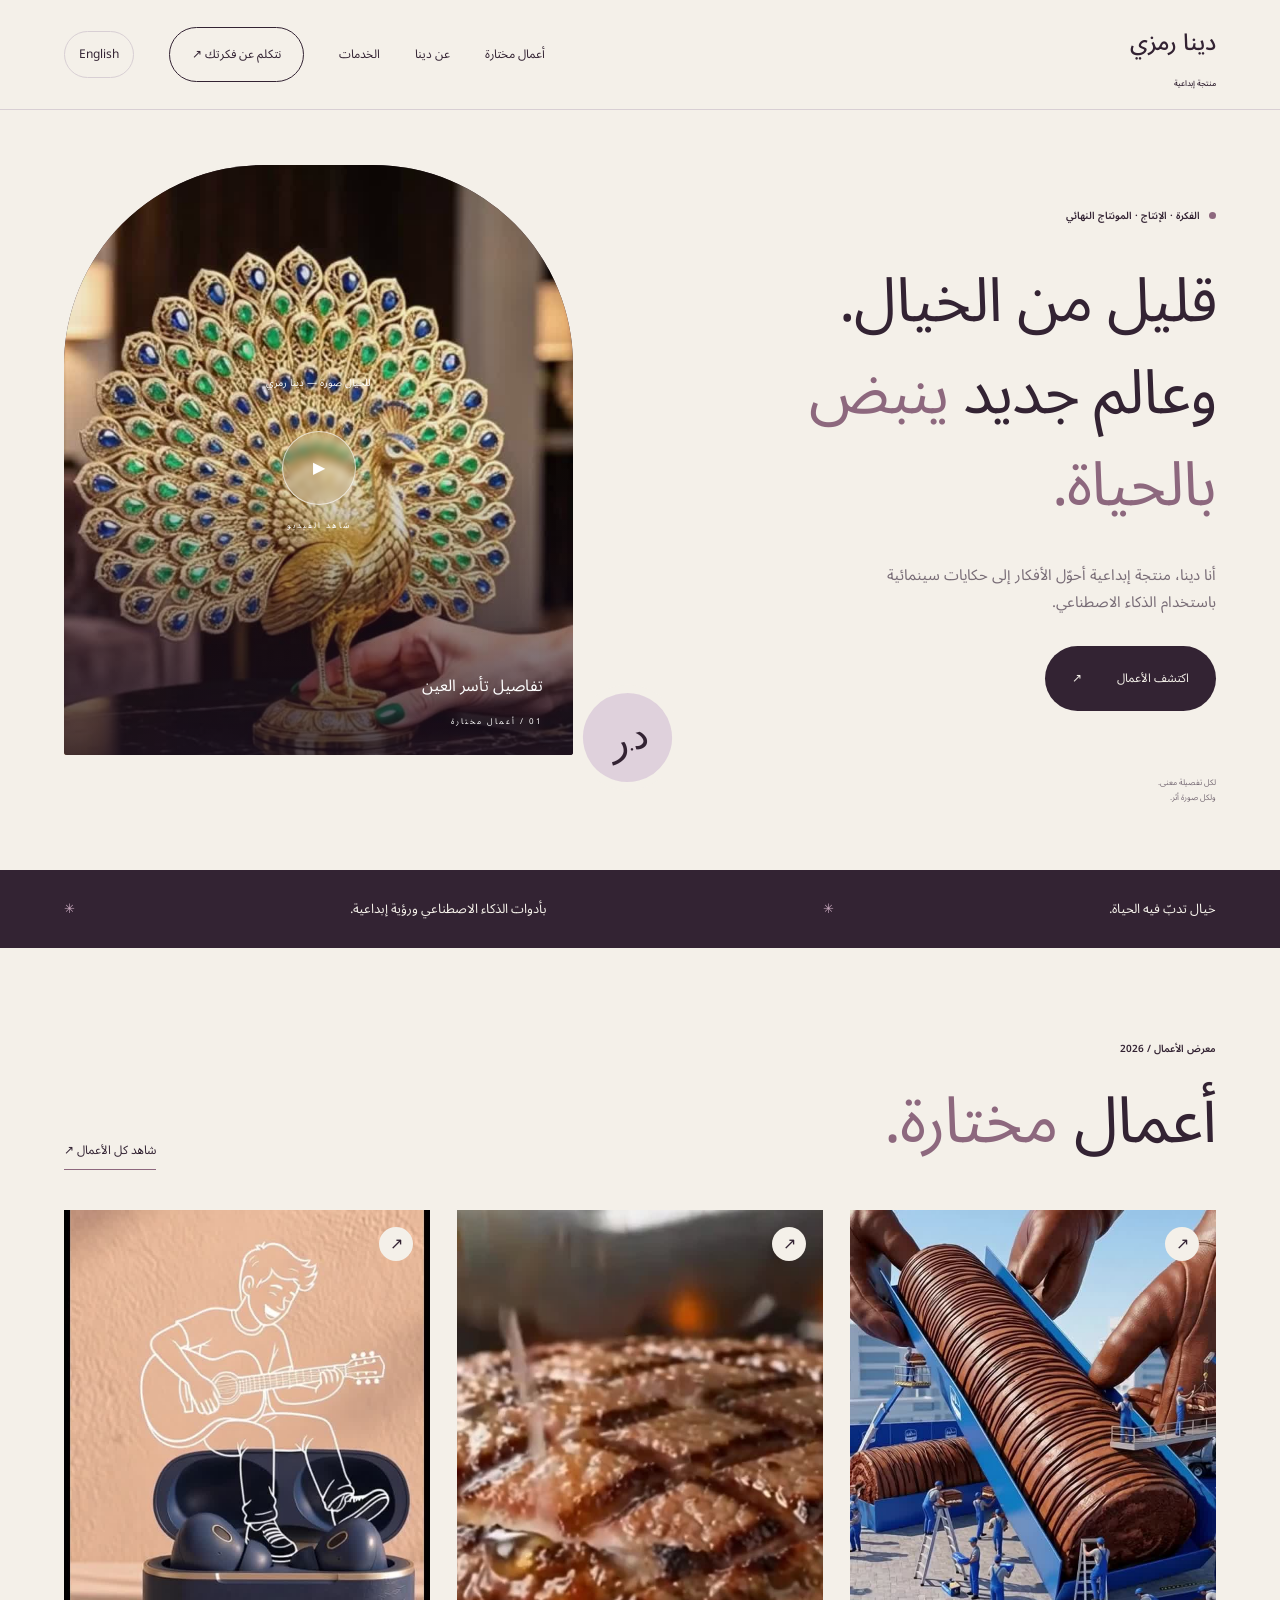
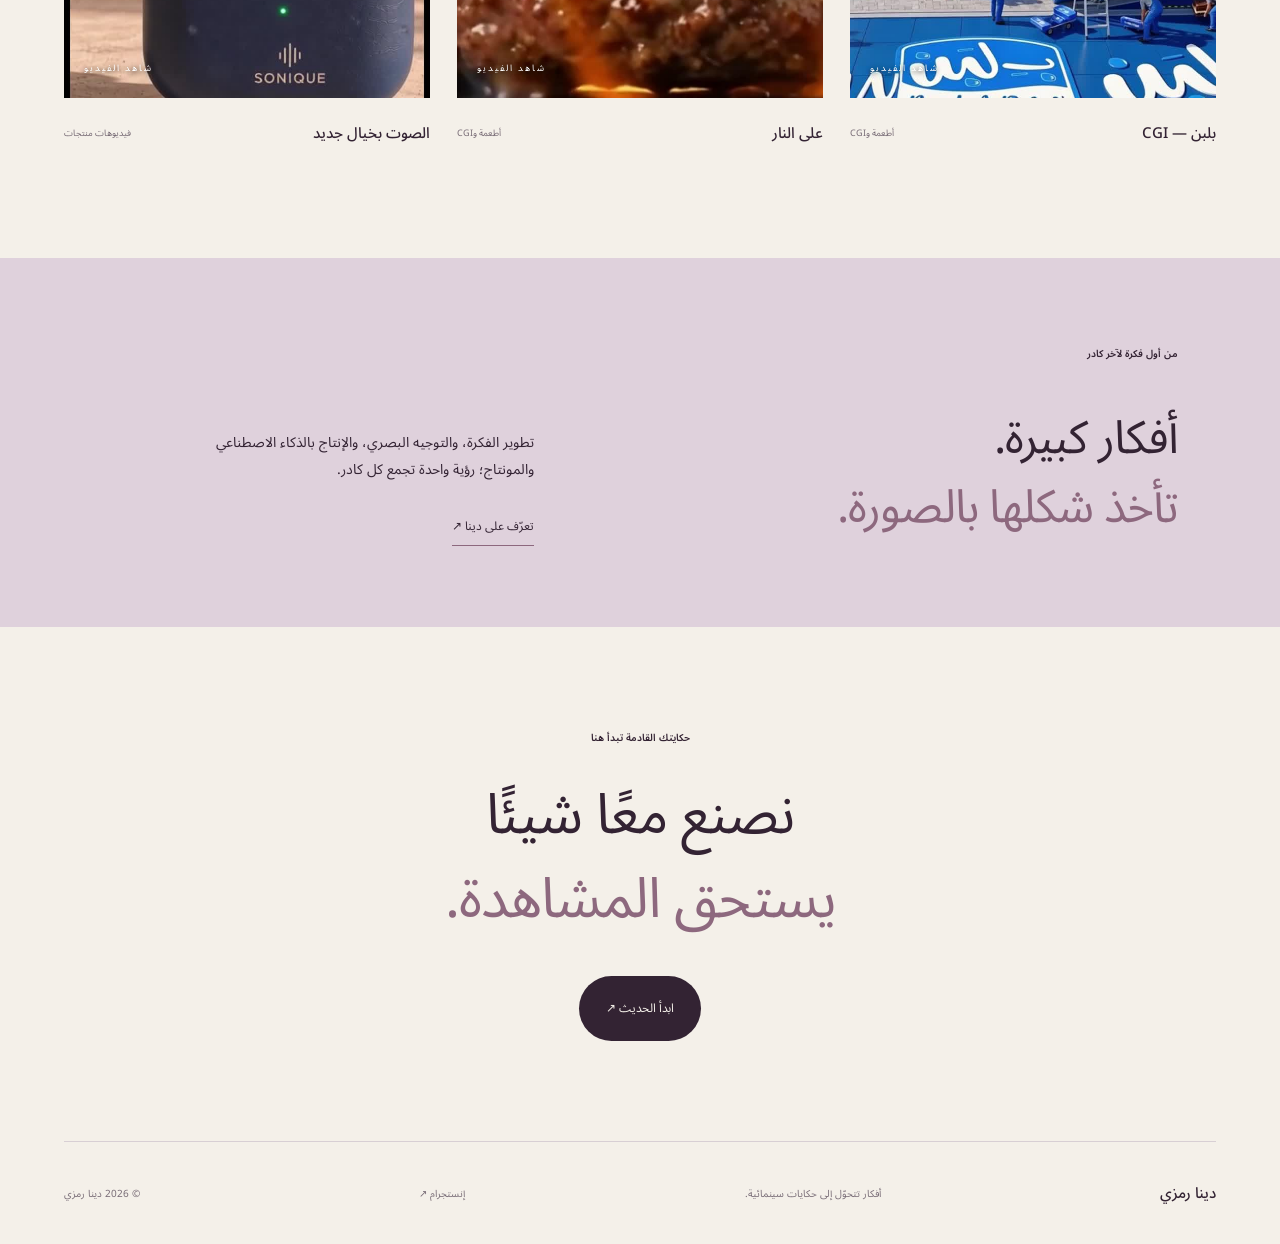
<file: dina/index-ar.html>
<!doctype html><html lang="ar" dir="rtl"><head><meta charset="utf-8"><meta name="viewport" content="width=device-width, initial-scale=1"><meta name="description" content="دينا رمزي، منتجة إبداعية. إعلانات بالذكاء الاصطناعي وحكايات بصرية من الفكرة والإنتاج إلى المونتاج النهائي."><meta name="theme-color" content="#332333"><title>منتجة إبداعية — دينا رمزي</title><link rel="stylesheet" href="style.css"><script defer src="script.js"></script></head><body><header><a class="brand" href="index-ar.html">دينا رمزي<span>منتجة إبداعية</span></a><nav aria-label="التنقل الرئيسي"><a href="work-ar.html">أعمال مختارة</a><a href="about-ar.html">عن دينا</a><a href="services-ar.html">الخدمات</a><a class="contact-link" href="contact-ar.html">نتكلم عن فكرتك ↗</a><a class="language-switch" href="index.html" lang="en" aria-label="Switch to English">English</a></nav></header><main><section class="hero"><div class="hero-copy"><div class="eyebrow"><span class="dot"></span>الفكرة · الإنتاج · المونتاج النهائي</div><h1>قليل من الخيال.<br>وعالم جديد <em>ينبض بالحياة.</em></h1><p>أنا دينا، منتجة إبداعية أحوّل الأفكار إلى حكايات سينمائية باستخدام الذكاء الاصطناعي.</p><a class="pill" href="work-ar.html">اكتشف الأعمال<span>↗</span></a><div class="hero-note">لكل تفصيلة معنى.<br>ولكل صورة أثر.</div></div><button class="hero-film" data-film="5" aria-label="شاهد تفاصيل تأسر العين"><img src="assets/poster-5.jpg" alt="قطعة على شكل طاووس مرصع بالأحجار في فيديو منتج سينمائي"><span class="vertical">للخيال صورة — دينا رمزي</span><span class="hero-play">▶<small>شاهد الفيديو</small></span><span class="film-label">تفاصيل تأسر العين<i>01 / أعمال مختارة</i></span></button><div class="orbit">د.ر</div></section><div class="ticker">خيال تدبّ فيه الحياة.<span>✳</span>بأدوات الذكاء الاصطناعي ورؤية إبداعية.<span>✳</span></div><section class="section"><div class="section-head"><div><div class="eyebrow">معرض الأعمال / 2026</div><h2>أعمال <em>مختارة.</em></h2></div><a class="text-link" href="work-ar.html">شاهد كل الأعمال ↗</a></div><div class="featured"><button class="film-card" data-film="8" aria-label="شاهد بلبن — CGI"><div class="poster"><img src="assets/poster-8.jpg" alt="لقطة من بلبن — CGI" loading="lazy"><span class="play">↗</span><span class="watch">شاهد الفيديو</span></div><div class="caption"><h3>بلبن — CGI</h3><span>أطعمة وCGI</span></div></button><button class="film-card" data-film="3" aria-label="شاهد على النار"><div class="poster"><img src="assets/poster-3.jpg" alt="لقطة من على النار" loading="lazy"><span class="play">↗</span><span class="watch">شاهد الفيديو</span></div><div class="caption"><h3>على النار</h3><span>أطعمة وCGI</span></div></button><button class="film-card" data-film="7" aria-label="شاهد الصوت بخيال جديد"><div class="poster"><img src="assets/poster-7.jpg" alt="لقطة من الصوت بخيال جديد" loading="lazy"><span class="play">↗</span><span class="watch">شاهد الفيديو</span></div><div class="caption"><h3>الصوت بخيال جديد</h3><span>فيديوهات منتجات</span></div></button></div></section><section class="statement"><span class="eyebrow">من أول فكرة لآخر كادر</span><h2>أفكار كبيرة.<br><em>تأخذ شكلها بالصورة.</em></h2><div><p>تطوير الفكرة، والتوجيه البصري، والإنتاج بالذكاء الاصطناعي والمونتاج؛ رؤية واحدة تجمع كل كادر.</p><a class="text-link" href="about-ar.html">تعرّف على دينا ↗</a></div></section><section class="cta"><span class="eyebrow">حكايتك القادمة تبدأ هنا</span><h2>نصنع معًا شيئًا<br><em>يستحق المشاهدة.</em></h2><a class="pill" href="contact-ar.html">ابدأ الحديث ↗</a></section></main><footer><a class="brand" href="index-ar.html">دينا رمزي</a><span>أفكار تتحوّل إلى حكايات سينمائية.</span><a href="https://www.instagram.com/dinaramzy0707/" target="_blank" rel="noopener">إنستجرام ↗</a><span>© 2026 دينا رمزي</span></footer><dialog id="player"><button class="close" aria-label="إغلاق الفيديو">✕</button><video controls playsinline preload="none"></video><p id="film-title"></p></dialog></body></html>
</file>
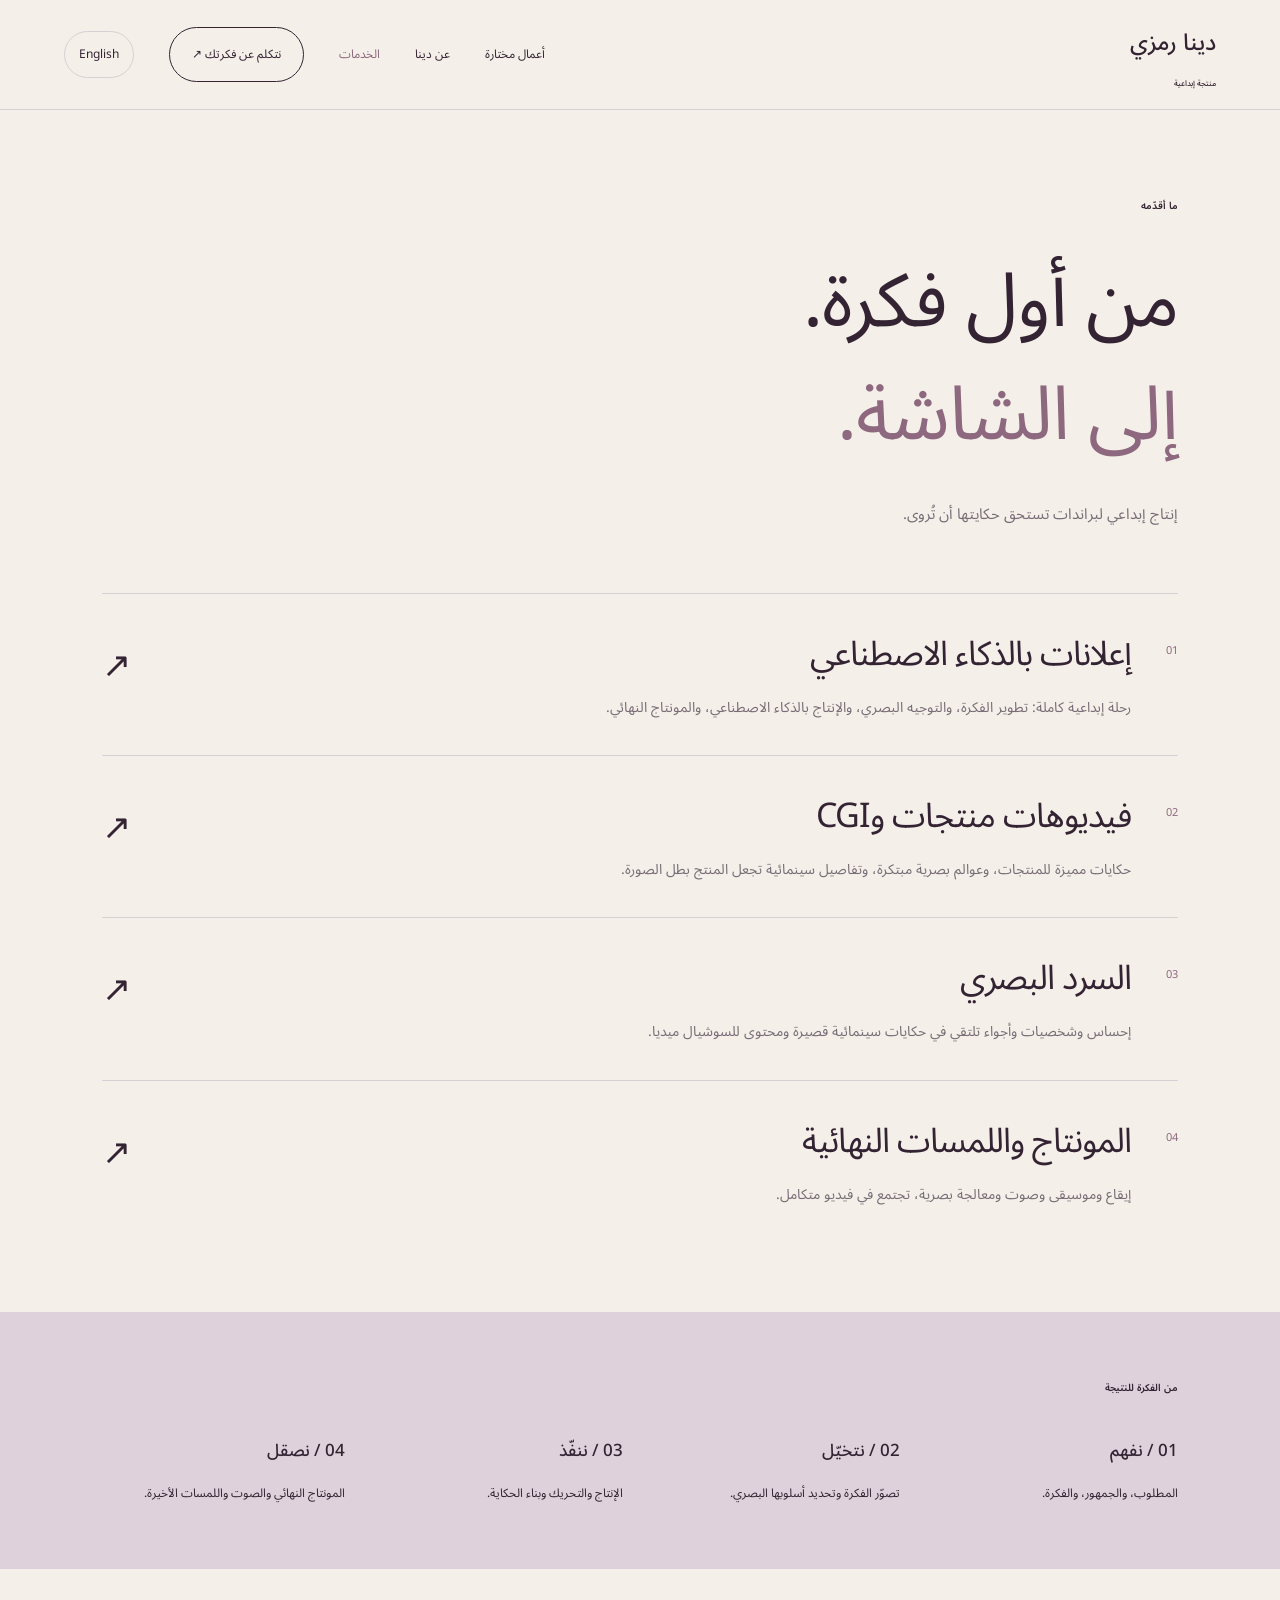
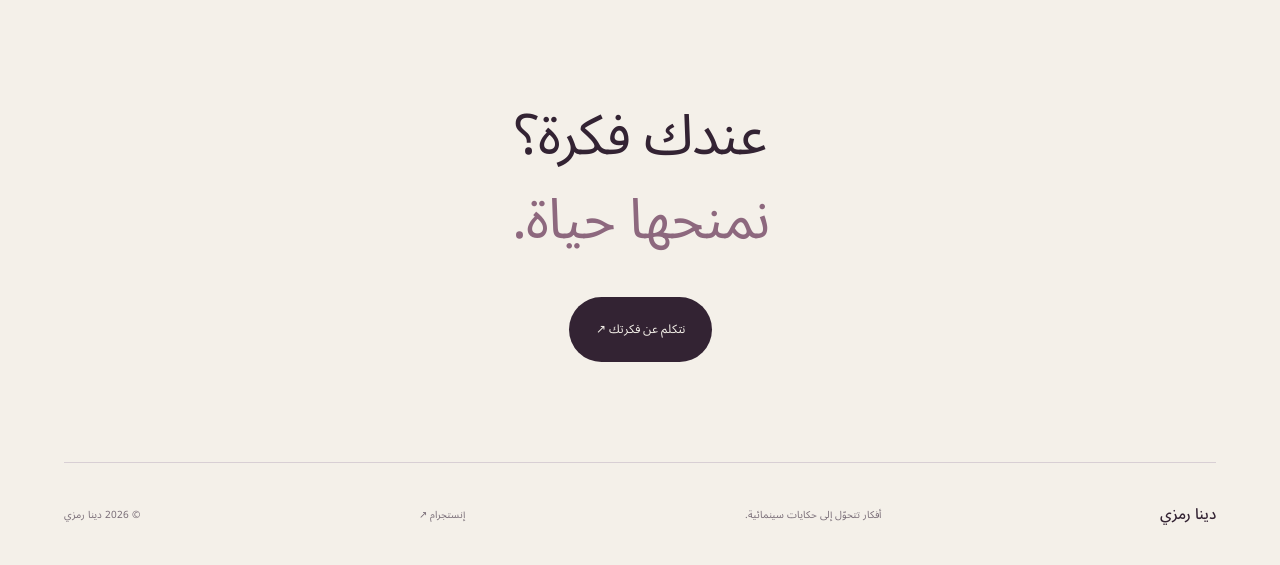
<file: dina/services-ar.html>
<!doctype html><html lang="ar" dir="rtl"><head><meta charset="utf-8"><meta name="viewport" content="width=device-width, initial-scale=1"><meta name="description" content="دينا رمزي، منتجة إبداعية. إعلانات بالذكاء الاصطناعي وحكايات بصرية من الفكرة والإنتاج إلى المونتاج النهائي."><meta name="theme-color" content="#332333"><title>الخدمات — دينا رمزي</title><link rel="stylesheet" href="style.css"><script defer src="script.js"></script></head><body><header><a class="brand" href="index-ar.html">دينا رمزي<span>منتجة إبداعية</span></a><nav aria-label="التنقل الرئيسي"><a href="work-ar.html">أعمال مختارة</a><a href="about-ar.html">عن دينا</a><a href="services-ar.html">الخدمات</a><a class="contact-link" href="contact-ar.html">نتكلم عن فكرتك ↗</a><a class="language-switch" href="services.html" lang="en" aria-label="Switch to English">English</a></nav></header><main><section class="page-intro"><div class="eyebrow">ما أقدّمه</div><h1>من أول فكرة.<br><em>إلى الشاشة.</em></h1><p>إنتاج إبداعي لبراندات تستحق حكايتها أن تُروى.</p></section><section class="service-list"><article><span>01</span><div><h2>إعلانات بالذكاء الاصطناعي</h2><p>رحلة إبداعية كاملة: تطوير الفكرة، والتوجيه البصري، والإنتاج بالذكاء الاصطناعي، والمونتاج النهائي.</p></div><b>↗</b></article><article><span>02</span><div><h2>فيديوهات منتجات وCGI</h2><p>حكايات مميزة للمنتجات، وعوالم بصرية مبتكرة، وتفاصيل سينمائية تجعل المنتج بطل الصورة.</p></div><b>↗</b></article><article><span>03</span><div><h2>السرد البصري</h2><p>إحساس وشخصيات وأجواء تلتقي في حكايات سينمائية قصيرة ومحتوى للسوشيال ميديا.</p></div><b>↗</b></article><article><span>04</span><div><h2>المونتاج واللمسات النهائية</h2><p>إيقاع وموسيقى وصوت ومعالجة بصرية، تجتمع في فيديو متكامل.</p></div><b>↗</b></article></section><section class="process"><div class="eyebrow">من الفكرة للنتيجة</div><div><h3>01 / نفهم</h3><p>المطلوب، والجمهور، والفكرة.</p></div><div><h3>02 / نتخيّل</h3><p>تصوّر الفكرة وتحديد أسلوبها البصري.</p></div><div><h3>03 / ننفّذ</h3><p>الإنتاج والتحريك وبناء الحكاية.</p></div><div><h3>04 / نصقل</h3><p>المونتاج النهائي والصوت واللمسات الأخيرة.</p></div></section><section class="cta"><h2>عندك فكرة؟<br><em>نمنحها حياة.</em></h2><a class="pill" href="contact-ar.html">نتكلم عن فكرتك ↗</a></section></main><footer><a class="brand" href="index-ar.html">دينا رمزي</a><span>أفكار تتحوّل إلى حكايات سينمائية.</span><a href="https://www.instagram.com/dinaramzy0707/" target="_blank" rel="noopener">إنستجرام ↗</a><span>© 2026 دينا رمزي</span></footer><dialog id="player"><button class="close" aria-label="إغلاق الفيديو">✕</button><video controls playsinline preload="none"></video><p id="film-title"></p></dialog></body></html>
</file>
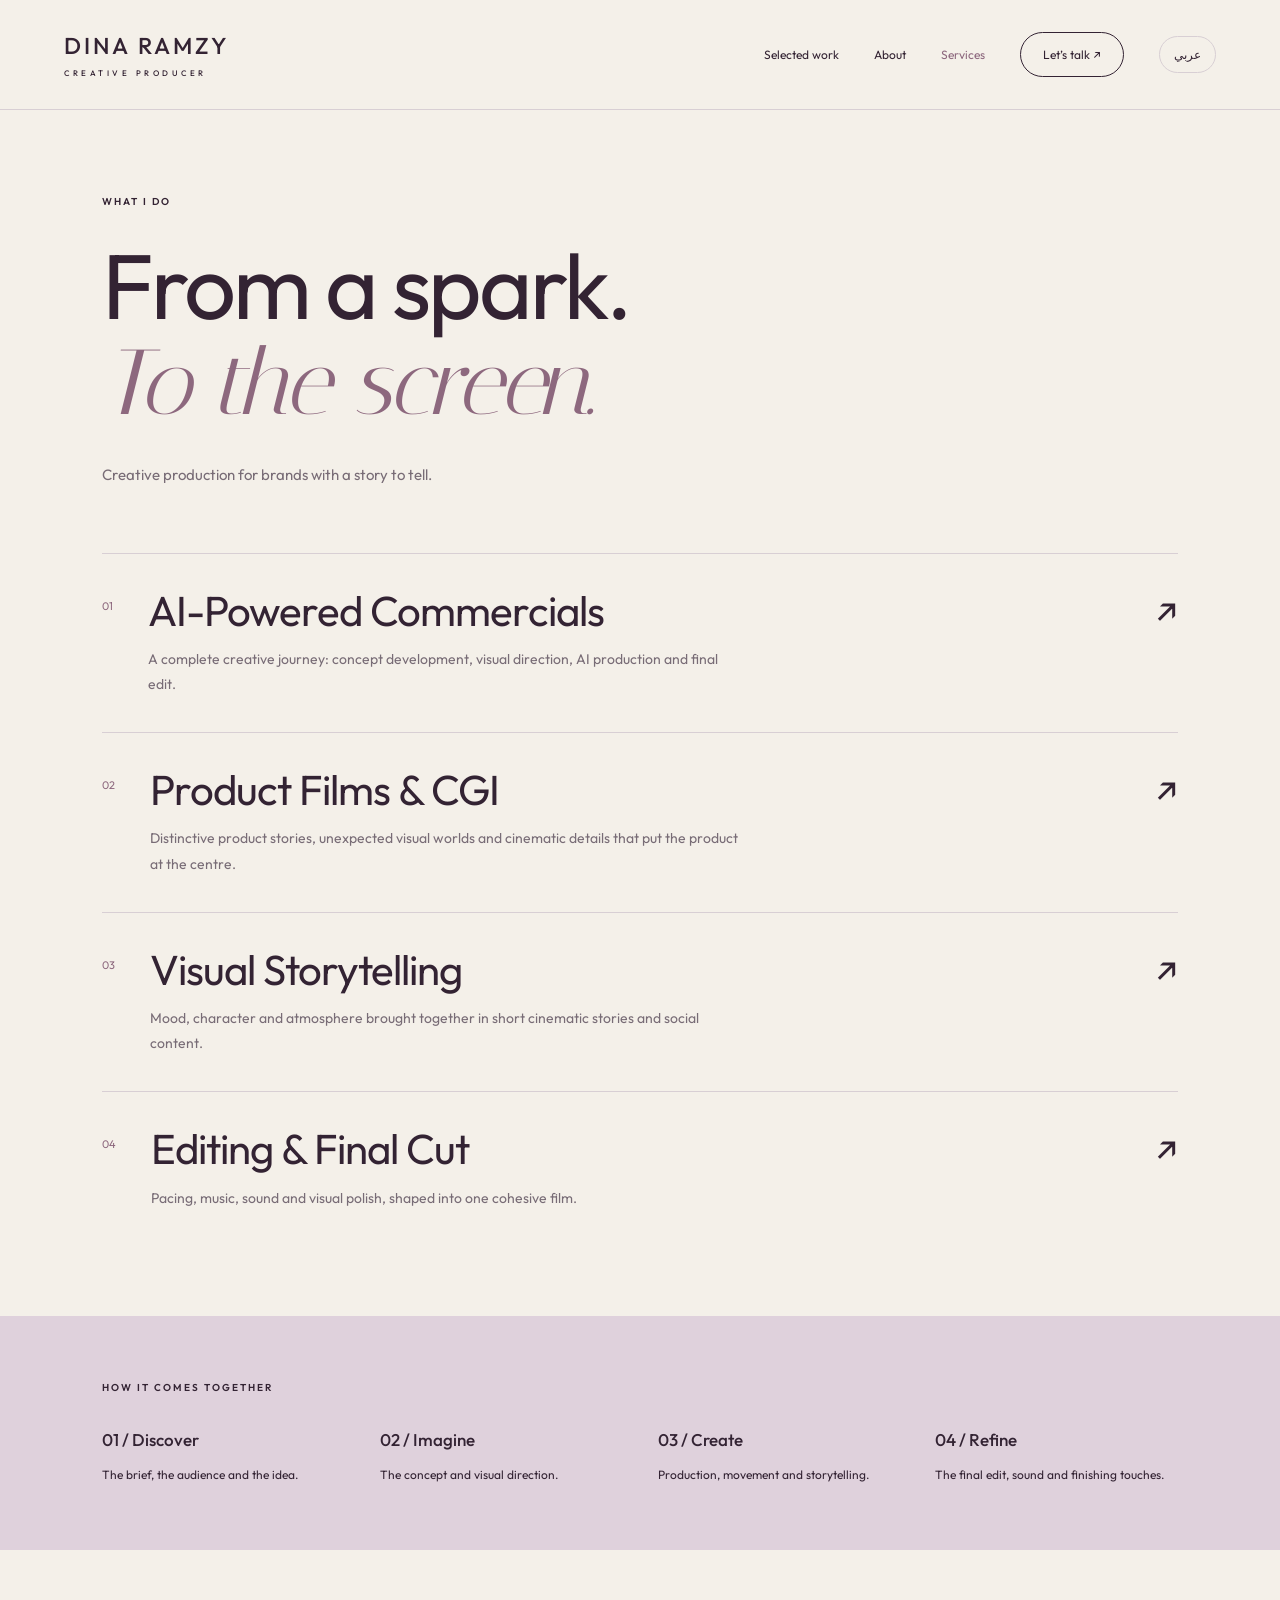
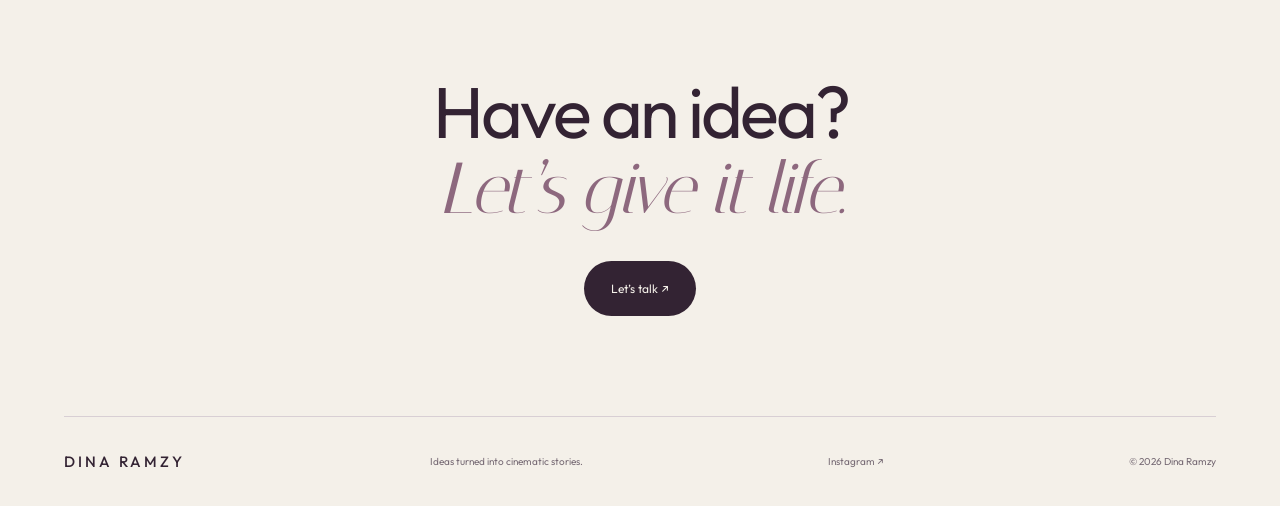
<file: dina/services.html>
<!doctype html><html lang="en"><head><meta charset="utf-8"><meta name="viewport" content="width=device-width, initial-scale=1"><meta name="description" content="Dina Ramzy — Creative Producer. AI-powered commercials, visual storytelling and cinematic content, from concept to final cut."><meta name="theme-color" content="#332333"><title>Services — Dina Ramzy</title><link rel="stylesheet" href="style.css"><script defer src="script.js"></script></head><body><header><a class="brand" href="index.html">DINA RAMZY<span>CREATIVE PRODUCER</span></a><nav aria-label="Main navigation"><a href="work.html">Selected work</a><a href="about.html">About</a><a href="services.html">Services</a><a class="contact-link" href="contact.html">Let’s talk ↗</a><a class="language-switch" href="services-ar.html" lang="ar" aria-label="Switch to Arabic">عربي</a></nav></header><main><section class="page-intro"><div class="eyebrow">WHAT I DO</div><h1>From a spark.<br><em>To the screen.</em></h1><p>Creative production for brands with a story to tell.</p></section><section class="service-list"><article><span>01</span><div><h2>AI-Powered Commercials</h2><p>A complete creative journey: concept development, visual direction, AI production and final edit.</p></div><b>↗</b></article><article><span>02</span><div><h2>Product Films & CGI</h2><p>Distinctive product stories, unexpected visual worlds and cinematic details that put the product at the centre.</p></div><b>↗</b></article><article><span>03</span><div><h2>Visual Storytelling</h2><p>Mood, character and atmosphere brought together in short cinematic stories and social content.</p></div><b>↗</b></article><article><span>04</span><div><h2>Editing & Final Cut</h2><p>Pacing, music, sound and visual polish, shaped into one cohesive film.</p></div><b>↗</b></article></section><section class="process"><div class="eyebrow">HOW IT COMES TOGETHER</div><div><h3>01 / Discover</h3><p>The brief, the audience and the idea.</p></div><div><h3>02 / Imagine</h3><p>The concept and visual direction.</p></div><div><h3>03 / Create</h3><p>Production, movement and storytelling.</p></div><div><h3>04 / Refine</h3><p>The final edit, sound and finishing touches.</p></div></section><section class="cta"><h2>Have an idea?<br><em>Let’s give it life.</em></h2><a class="pill" href="contact.html">Let’s talk ↗</a></section></main><footer><a class="brand" href="index.html">DINA RAMZY</a><span>Ideas turned into cinematic stories.</span><a href="https://www.instagram.com/dinaramzy0707/" target="_blank" rel="noopener">Instagram ↗</a><span>© 2026 Dina Ramzy</span></footer><dialog id="player"><button class="close" aria-label="Close video">✕</button><video controls playsinline preload="none"></video><p id="film-title"></p></dialog></body></html>
</file>
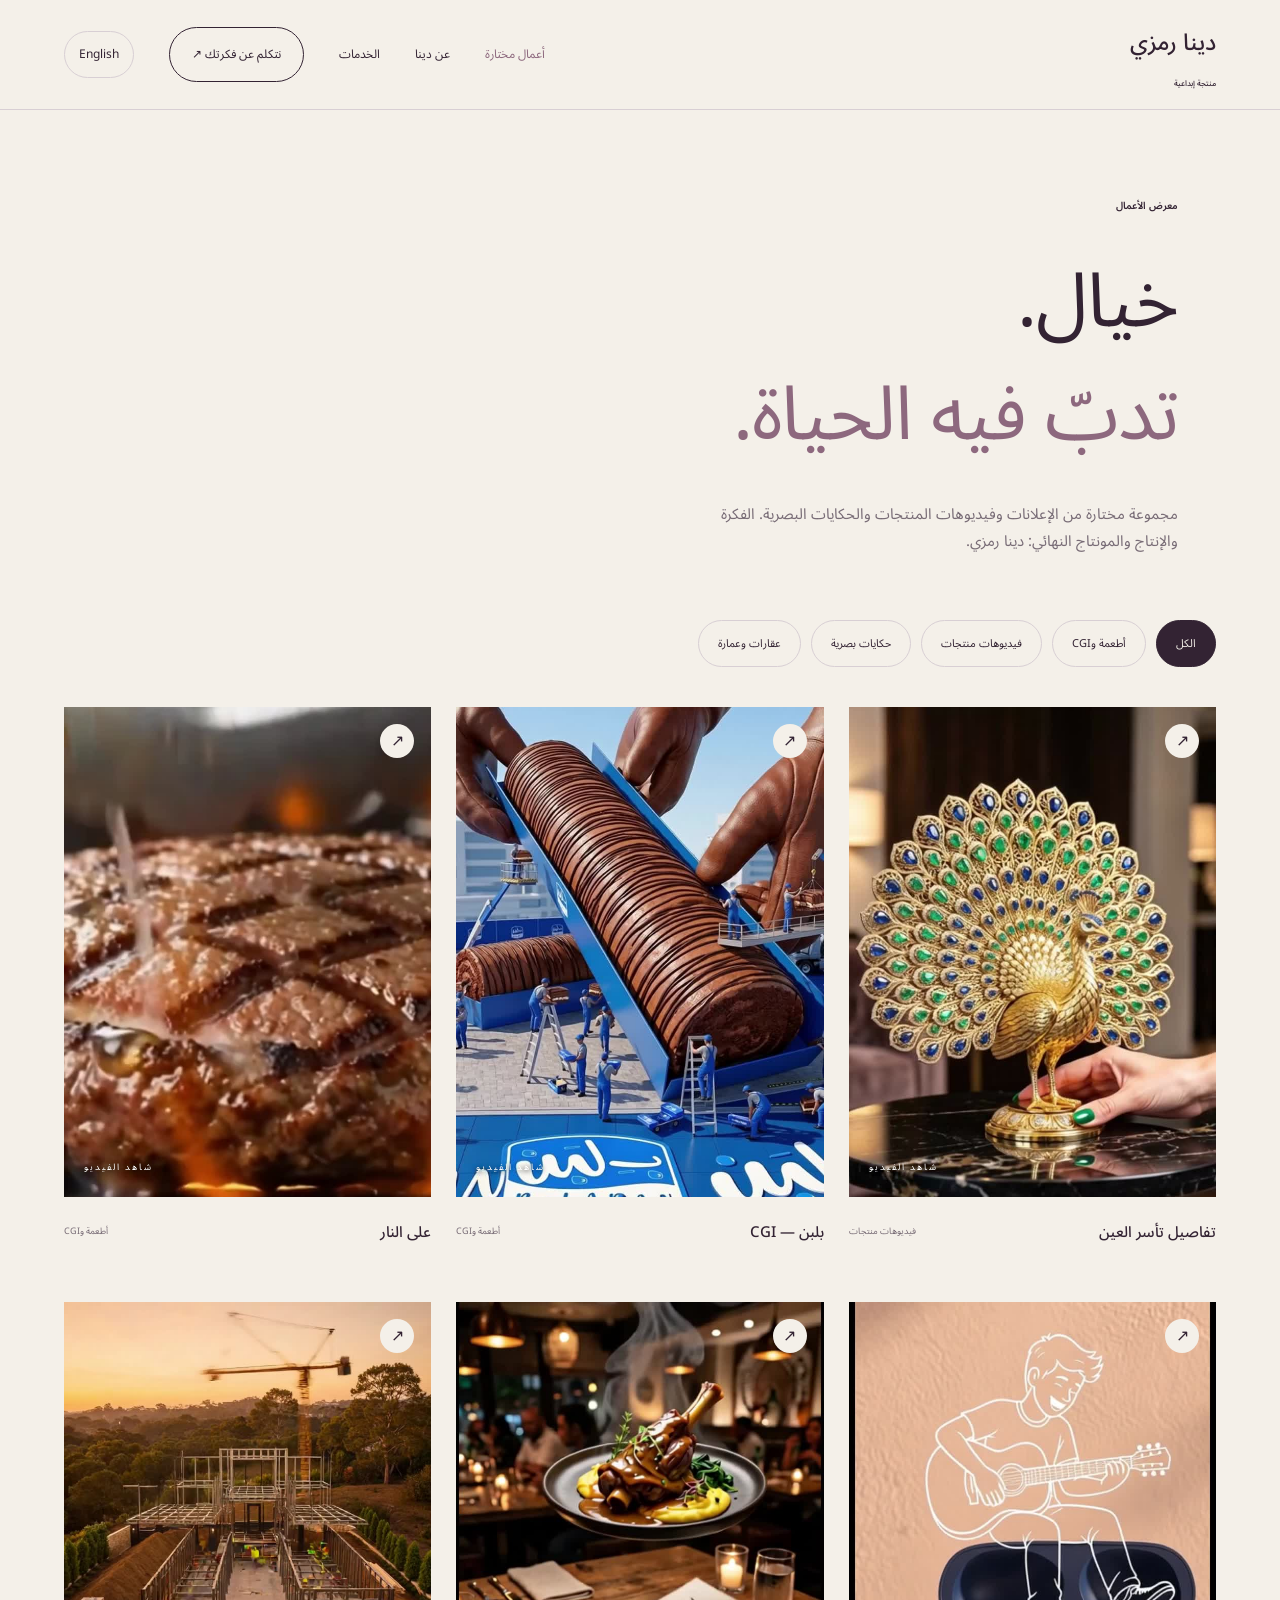
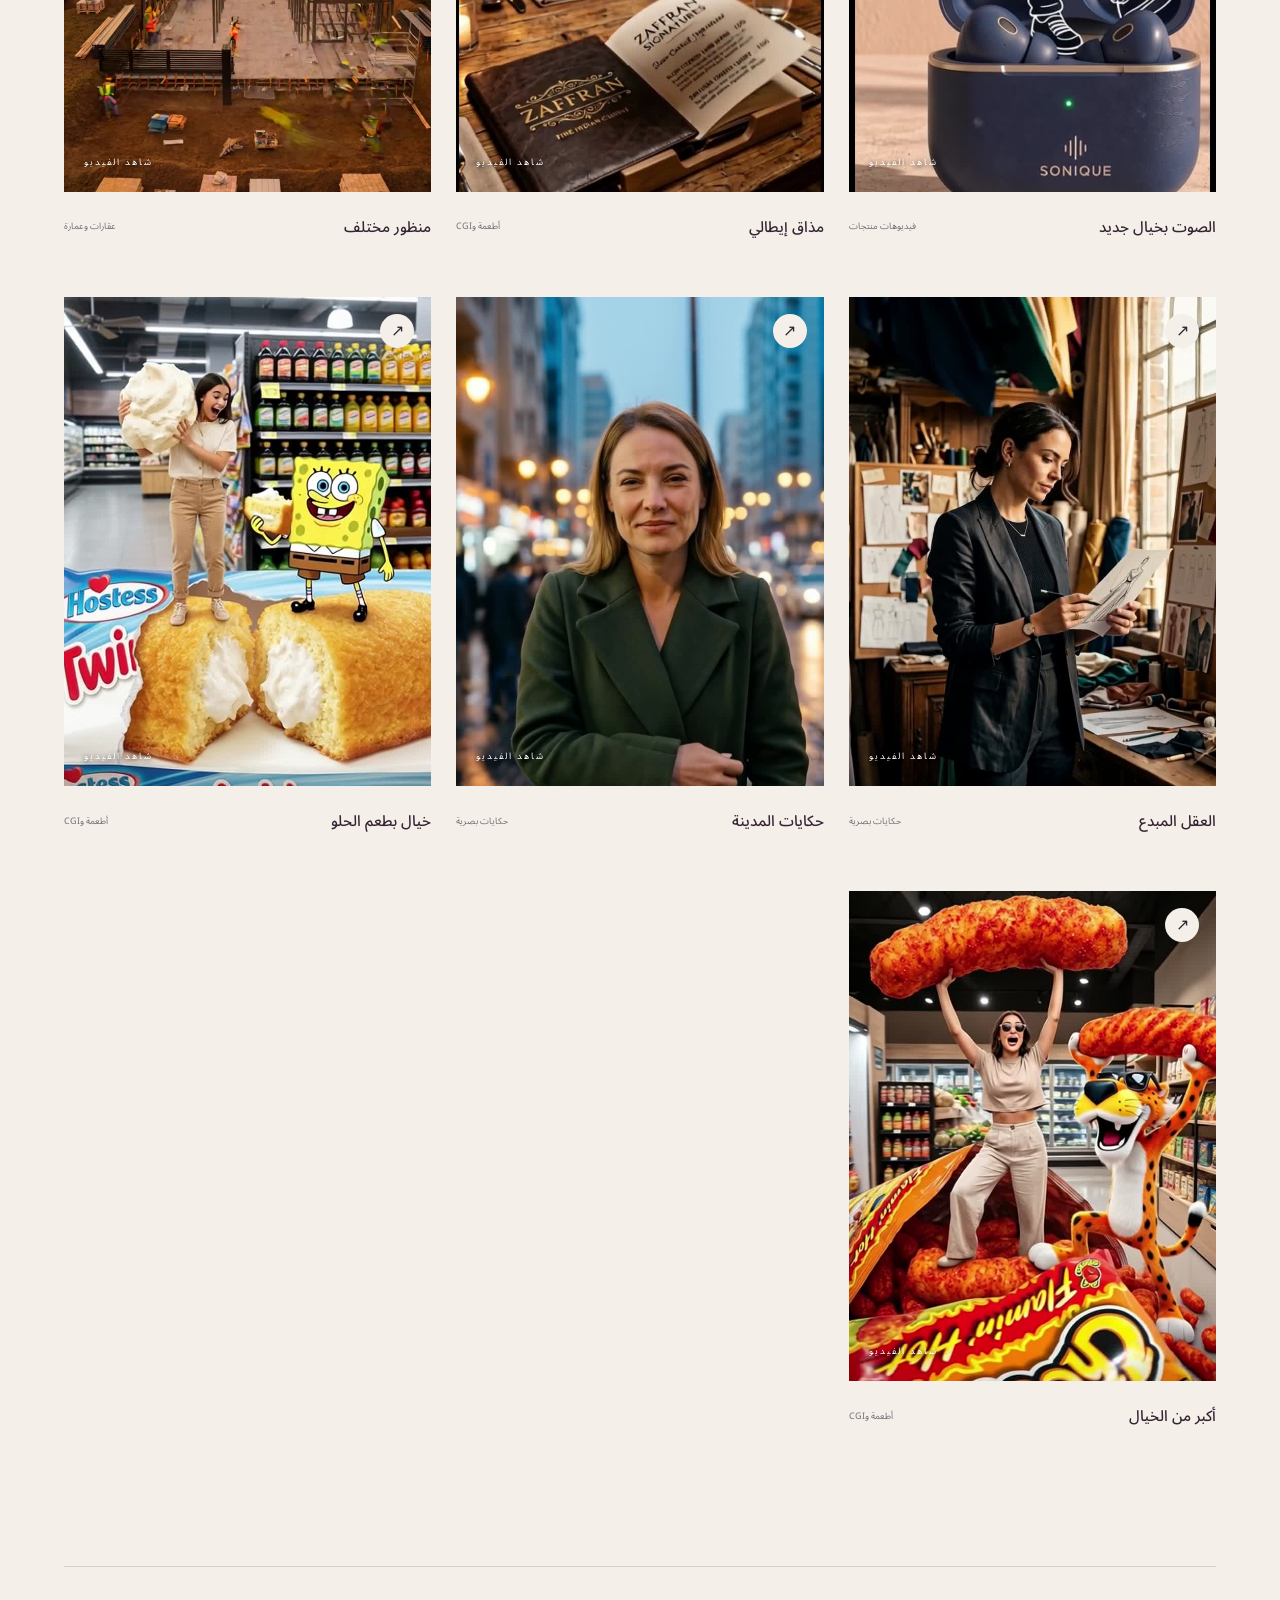
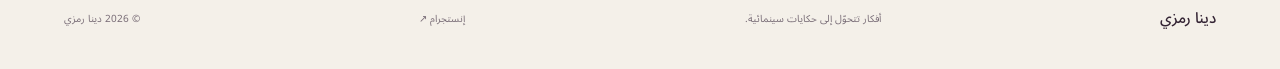
<file: dina/work-ar.html>
<!doctype html><html lang="ar" dir="rtl"><head><meta charset="utf-8"><meta name="viewport" content="width=device-width, initial-scale=1"><meta name="description" content="دينا رمزي، منتجة إبداعية. إعلانات بالذكاء الاصطناعي وحكايات بصرية من الفكرة والإنتاج إلى المونتاج النهائي."><meta name="theme-color" content="#332333"><title>أعمال مختارة — دينا رمزي</title><link rel="stylesheet" href="style.css"><script defer src="script.js"></script></head><body><header><a class="brand" href="index-ar.html">دينا رمزي<span>منتجة إبداعية</span></a><nav aria-label="التنقل الرئيسي"><a href="work-ar.html">أعمال مختارة</a><a href="about-ar.html">عن دينا</a><a href="services-ar.html">الخدمات</a><a class="contact-link" href="contact-ar.html">نتكلم عن فكرتك ↗</a><a class="language-switch" href="work.html" lang="en" aria-label="Switch to English">English</a></nav></header><main><section class="page-intro"><div class="eyebrow">معرض الأعمال</div><h1>خيال.<br><em>تدبّ فيه الحياة.</em></h1><p>مجموعة مختارة من الإعلانات وفيديوهات المنتجات والحكايات البصرية. الفكرة والإنتاج والمونتاج النهائي: دينا رمزي.</p></section><section class="section work-section"><div class="filters" aria-label="تصفية الأعمال"><button data-filter="All" class="active">الكل</button><button data-filter="Food & CGI" class="">أطعمة وCGI</button><button data-filter="Product Films" class="">فيديوهات منتجات</button><button data-filter="Visual Stories" class="">حكايات بصرية</button><button data-filter="Architecture" class="">عقارات وعمارة</button></div><div class="work-grid"><button class="film-card" data-film="5" aria-label="شاهد تفاصيل تأسر العين"><div class="poster"><img src="assets/poster-5.jpg" alt="لقطة من تفاصيل تأسر العين" loading="lazy"><span class="play">↗</span><span class="watch">شاهد الفيديو</span></div><div class="caption"><h3>تفاصيل تأسر العين</h3><span>فيديوهات منتجات</span></div></button><button class="film-card" data-film="8" aria-label="شاهد بلبن — CGI"><div class="poster"><img src="assets/poster-8.jpg" alt="لقطة من بلبن — CGI" loading="lazy"><span class="play">↗</span><span class="watch">شاهد الفيديو</span></div><div class="caption"><h3>بلبن — CGI</h3><span>أطعمة وCGI</span></div></button><button class="film-card" data-film="3" aria-label="شاهد على النار"><div class="poster"><img src="assets/poster-3.jpg" alt="لقطة من على النار" loading="lazy"><span class="play">↗</span><span class="watch">شاهد الفيديو</span></div><div class="caption"><h3>على النار</h3><span>أطعمة وCGI</span></div></button><button class="film-card" data-film="7" aria-label="شاهد الصوت بخيال جديد"><div class="poster"><img src="assets/poster-7.jpg" alt="لقطة من الصوت بخيال جديد" loading="lazy"><span class="play">↗</span><span class="watch">شاهد الفيديو</span></div><div class="caption"><h3>الصوت بخيال جديد</h3><span>فيديوهات منتجات</span></div></button><button class="film-card" data-film="2" aria-label="شاهد مذاق إيطالي"><div class="poster"><img src="assets/poster-2.jpg" alt="لقطة من مذاق إيطالي" loading="lazy"><span class="play">↗</span><span class="watch">شاهد الفيديو</span></div><div class="caption"><h3>مذاق إيطالي</h3><span>أطعمة وCGI</span></div></button><button class="film-card" data-film="9" aria-label="شاهد منظور مختلف"><div class="poster"><img src="assets/poster-9.jpg" alt="لقطة من منظور مختلف" loading="lazy"><span class="play">↗</span><span class="watch">شاهد الفيديو</span></div><div class="caption"><h3>منظور مختلف</h3><span>عقارات وعمارة</span></div></button><button class="film-card" data-film="6" aria-label="شاهد العقل المبدع"><div class="poster"><img src="assets/poster-6.jpg" alt="لقطة من العقل المبدع" loading="lazy"><span class="play">↗</span><span class="watch">شاهد الفيديو</span></div><div class="caption"><h3>العقل المبدع</h3><span>حكايات بصرية</span></div></button><button class="film-card" data-film="4" aria-label="شاهد حكايات المدينة"><div class="poster"><img src="assets/poster-4.jpg" alt="لقطة من حكايات المدينة" loading="lazy"><span class="play">↗</span><span class="watch">شاهد الفيديو</span></div><div class="caption"><h3>حكايات المدينة</h3><span>حكايات بصرية</span></div></button><button class="film-card" data-film="0" aria-label="شاهد خيال بطعم الحلو"><div class="poster"><img src="assets/poster-0.jpg" alt="لقطة من خيال بطعم الحلو" loading="lazy"><span class="play">↗</span><span class="watch">شاهد الفيديو</span></div><div class="caption"><h3>خيال بطعم الحلو</h3><span>أطعمة وCGI</span></div></button><button class="film-card" data-film="1" aria-label="شاهد أكبر من الخيال"><div class="poster"><img src="assets/poster-1.jpg" alt="لقطة من أكبر من الخيال" loading="lazy"><span class="play">↗</span><span class="watch">شاهد الفيديو</span></div><div class="caption"><h3>أكبر من الخيال</h3><span>أطعمة وCGI</span></div></button></div><p id="filter-status" aria-live="polite"></p></section></main><footer><a class="brand" href="index-ar.html">دينا رمزي</a><span>أفكار تتحوّل إلى حكايات سينمائية.</span><a href="https://www.instagram.com/dinaramzy0707/" target="_blank" rel="noopener">إنستجرام ↗</a><span>© 2026 دينا رمزي</span></footer><dialog id="player"><button class="close" aria-label="إغلاق الفيديو">✕</button><video controls playsinline preload="none"></video><p id="film-title"></p></dialog></body></html>
</file>
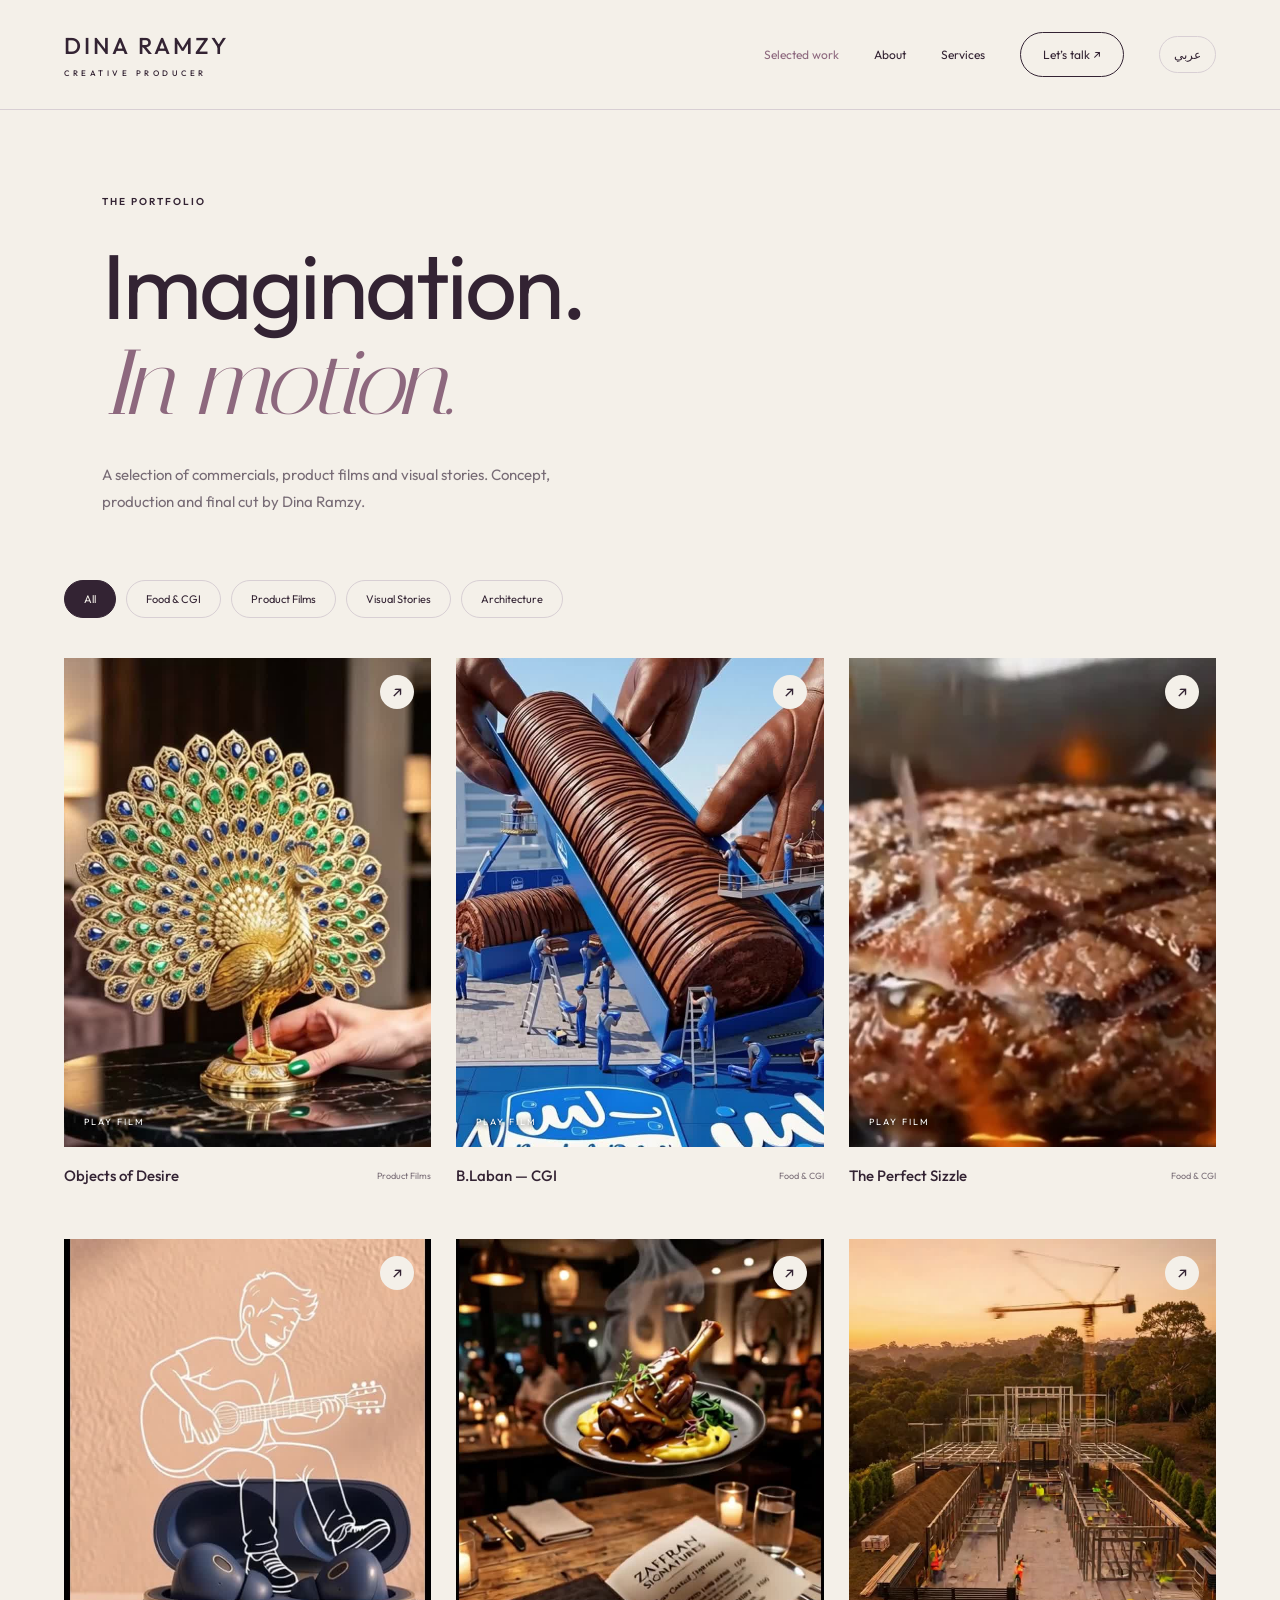
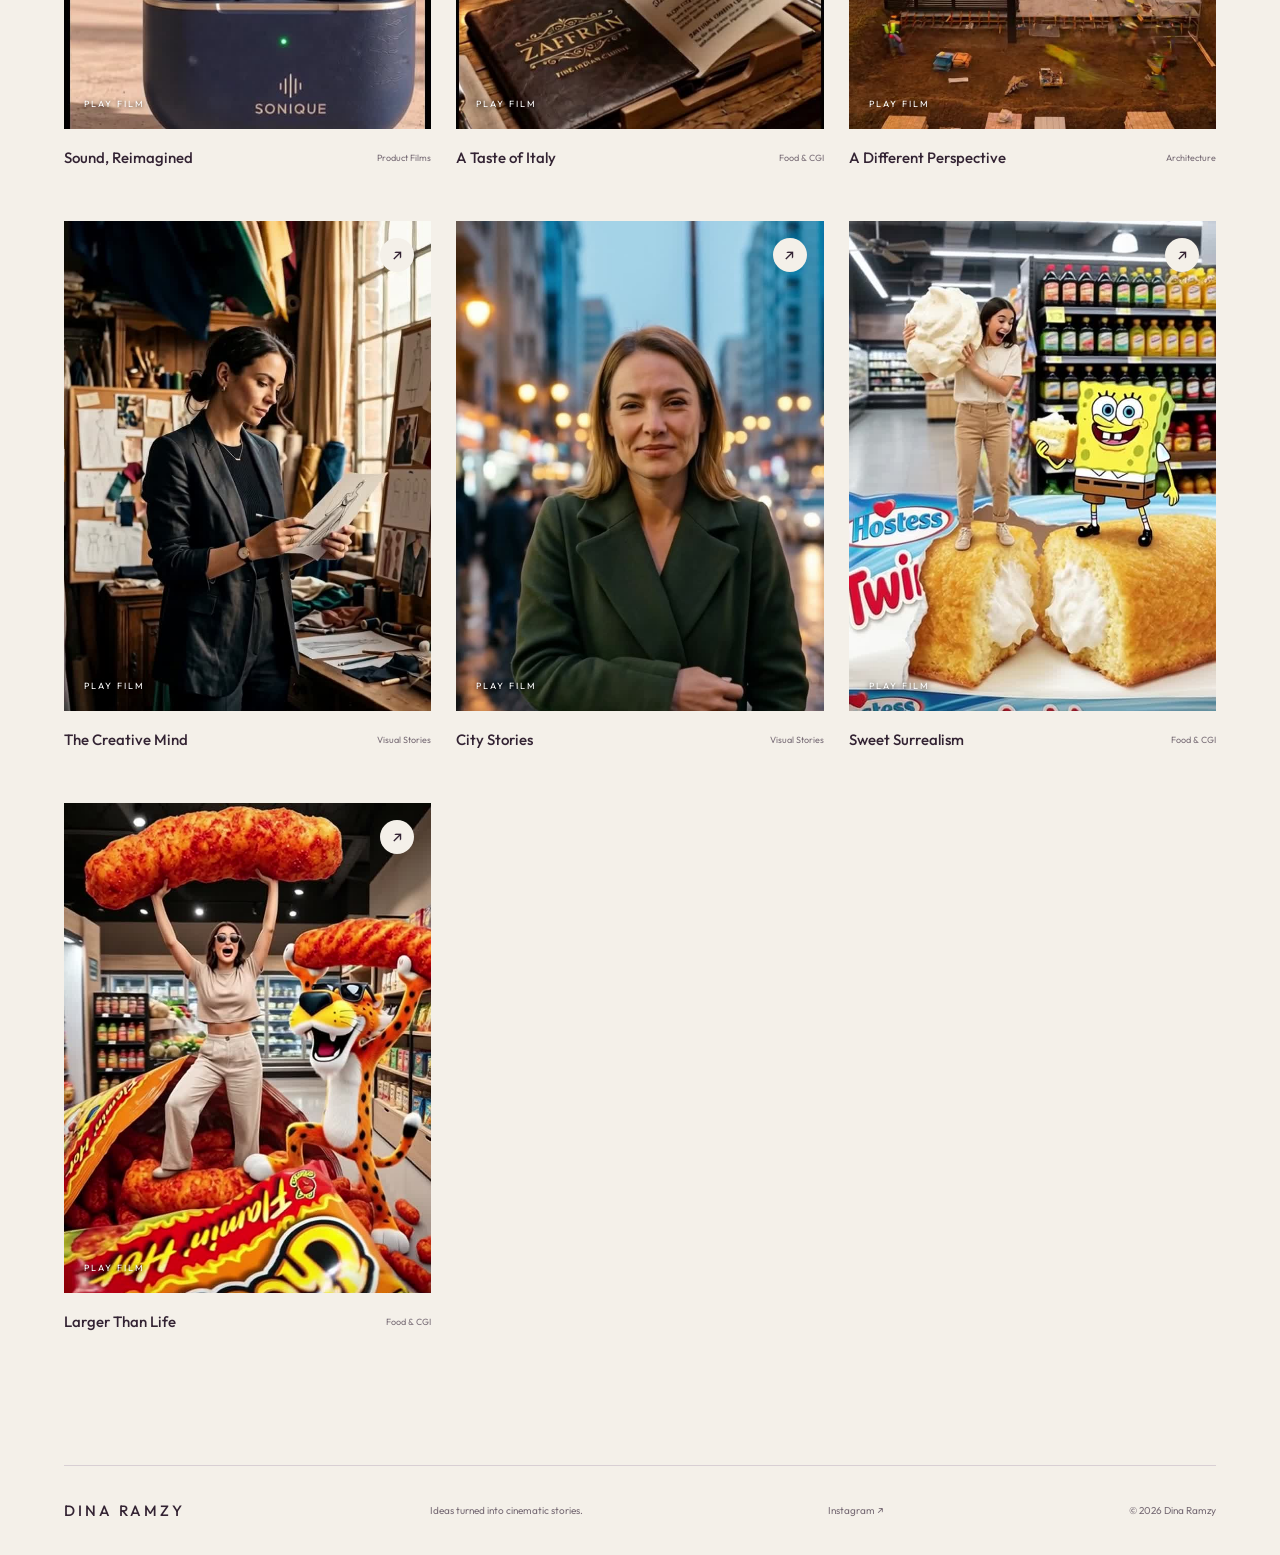
<file: dina/work.html>
<!doctype html><html lang="en"><head><meta charset="utf-8"><meta name="viewport" content="width=device-width, initial-scale=1"><meta name="description" content="Dina Ramzy — Creative Producer. AI-powered commercials, visual storytelling and cinematic content, from concept to final cut."><meta name="theme-color" content="#332333"><title>Selected Work — Dina Ramzy</title><link rel="stylesheet" href="style.css"><script defer src="script.js"></script></head><body><header><a class="brand" href="index.html">DINA RAMZY<span>CREATIVE PRODUCER</span></a><nav aria-label="Main navigation"><a href="work.html">Selected work</a><a href="about.html">About</a><a href="services.html">Services</a><a class="contact-link" href="contact.html">Let’s talk ↗</a><a class="language-switch" href="work-ar.html" lang="ar" aria-label="Switch to Arabic">عربي</a></nav></header><main><section class="page-intro"><div class="eyebrow">THE PORTFOLIO</div><h1>Imagination.<br><em>In motion.</em></h1><p>A selection of commercials, product films and visual stories. Concept, production and final cut by Dina Ramzy.</p></section><section class="section work-section"><div class="filters" aria-label="Filter films"><button data-filter="All" class="active">All</button><button data-filter="Food & CGI" class="">Food & CGI</button><button data-filter="Product Films" class="">Product Films</button><button data-filter="Visual Stories" class="">Visual Stories</button><button data-filter="Architecture" class="">Architecture</button></div><div class="work-grid"><button class="film-card" data-film="5" aria-label="Watch Objects of Desire"><div class="poster"><img src="assets/poster-5.jpg" alt="A frame from Objects of Desire" loading="lazy"><span class="play">↗</span><span class="watch">PLAY FILM</span></div><div class="caption"><h3>Objects of Desire</h3><span>Product Films</span></div></button><button class="film-card" data-film="8" aria-label="Watch B.Laban — CGI"><div class="poster"><img src="assets/poster-8.jpg" alt="A frame from B.Laban — CGI" loading="lazy"><span class="play">↗</span><span class="watch">PLAY FILM</span></div><div class="caption"><h3>B.Laban — CGI</h3><span>Food & CGI</span></div></button><button class="film-card" data-film="3" aria-label="Watch The Perfect Sizzle"><div class="poster"><img src="assets/poster-3.jpg" alt="A frame from The Perfect Sizzle" loading="lazy"><span class="play">↗</span><span class="watch">PLAY FILM</span></div><div class="caption"><h3>The Perfect Sizzle</h3><span>Food & CGI</span></div></button><button class="film-card" data-film="7" aria-label="Watch Sound, Reimagined"><div class="poster"><img src="assets/poster-7.jpg" alt="A frame from Sound, Reimagined" loading="lazy"><span class="play">↗</span><span class="watch">PLAY FILM</span></div><div class="caption"><h3>Sound, Reimagined</h3><span>Product Films</span></div></button><button class="film-card" data-film="2" aria-label="Watch A Taste of Italy"><div class="poster"><img src="assets/poster-2.jpg" alt="A frame from A Taste of Italy" loading="lazy"><span class="play">↗</span><span class="watch">PLAY FILM</span></div><div class="caption"><h3>A Taste of Italy</h3><span>Food & CGI</span></div></button><button class="film-card" data-film="9" aria-label="Watch A Different Perspective"><div class="poster"><img src="assets/poster-9.jpg" alt="A frame from A Different Perspective" loading="lazy"><span class="play">↗</span><span class="watch">PLAY FILM</span></div><div class="caption"><h3>A Different Perspective</h3><span>Architecture</span></div></button><button class="film-card" data-film="6" aria-label="Watch The Creative Mind"><div class="poster"><img src="assets/poster-6.jpg" alt="A frame from The Creative Mind" loading="lazy"><span class="play">↗</span><span class="watch">PLAY FILM</span></div><div class="caption"><h3>The Creative Mind</h3><span>Visual Stories</span></div></button><button class="film-card" data-film="4" aria-label="Watch City Stories"><div class="poster"><img src="assets/poster-4.jpg" alt="A frame from City Stories" loading="lazy"><span class="play">↗</span><span class="watch">PLAY FILM</span></div><div class="caption"><h3>City Stories</h3><span>Visual Stories</span></div></button><button class="film-card" data-film="0" aria-label="Watch Sweet Surrealism"><div class="poster"><img src="assets/poster-0.jpg" alt="A frame from Sweet Surrealism" loading="lazy"><span class="play">↗</span><span class="watch">PLAY FILM</span></div><div class="caption"><h3>Sweet Surrealism</h3><span>Food & CGI</span></div></button><button class="film-card" data-film="1" aria-label="Watch Larger Than Life"><div class="poster"><img src="assets/poster-1.jpg" alt="A frame from Larger Than Life" loading="lazy"><span class="play">↗</span><span class="watch">PLAY FILM</span></div><div class="caption"><h3>Larger Than Life</h3><span>Food & CGI</span></div></button></div><p id="filter-status" aria-live="polite"></p></section></main><footer><a class="brand" href="index.html">DINA RAMZY</a><span>Ideas turned into cinematic stories.</span><a href="https://www.instagram.com/dinaramzy0707/" target="_blank" rel="noopener">Instagram ↗</a><span>© 2026 Dina Ramzy</span></footer><dialog id="player"><button class="close" aria-label="Close video">✕</button><video controls playsinline preload="none"></video><p id="film-title"></p></dialog></body></html>
</file>
<file: style.css>
@import url('https://fonts.googleapis.com/css2?family=DM+Sans:wght@400;500;600;700&family=Manrope:wght@400;500;600;700;800&family=Noto+Sans+Arabic:wght@400;500;600;700&display=swap');
:root{--bg:#141513;--ink:#eeeee7;--muted:#a2a39a;--accent:#d7ef73;--line:#35362f}*{box-sizing:border-box}html{scroll-behavior:smooth;scroll-padding-top:90px}body{margin:0;background:var(--bg);color:var(--ink);font-family:'DM Sans',Arial,sans-serif}a{color:inherit;text-decoration:none}button{font:inherit;cursor:pointer;color:inherit}button:focus-visible,a:focus-visible{outline:2px solid var(--accent);outline-offset:6px}header{height:100px;margin:0 5%;display:flex;align-items:center;justify-content:space-between;border-bottom:1px solid var(--line)}.logo{font-size:25px;font-weight:800;letter-spacing:-1.5px}.logo span{font-size:11px;vertical-align:top;margin:4px}nav{display:flex;gap:35px;font-size:13px}nav a:hover,.socials a:hover{color:var(--accent)}#language{background:transparent;border:1px solid #626457;border-radius:30px;padding:9px 18px;font-size:13px}main{overflow:hidden}section{margin:0 5%;padding:100px 0}.hero{padding-top:35px;padding-bottom:0}.hero-top,.hero-bottom,.section-heading{display:flex;justify-content:space-between;align-items:center}.eyebrow{font-size:10px;letter-spacing:2px;font-weight:600;color:var(--muted)}.availability{font-size:11px;display:flex;gap:8px;align-items:center}.availability i{width:6px;height:6px;background:var(--accent);border-radius:50%}h1,h2,h3,p{margin:0}h1,h2,h3{font-family:Manrope,Arial,sans-serif}h1{font-size:clamp(64px,9.5vw,150px);font-weight:500;line-height:1.04;letter-spacing:-.065em;margin:55px 0 25px}h1::first-line{color:var(--ink)}.hero-bottom{margin-bottom:45px}.hero-bottom p{max-width:460px;font-size:14px;line-height:1.8;color:var(--muted)}.circle-link{width:62px;height:62px;border:1px solid #65675a;border-radius:50%;display:grid;place-items:center;font-size:25px}.hero-film{position:relative;height:460px;overflow:hidden;background:#222}.hero-film img{width:100%;height:100%;object-fit:cover;object-position:center 40%}.film-shade{position:absolute;inset:0;background:linear-gradient(transparent 35%,#0009)}.film-label{position:absolute;top:25px;left:25px;font-size:10px;letter-spacing:2px}.film-caption{position:absolute;bottom:30px;left:30px;font-size:26px;letter-spacing:-1px}.play{position:absolute;top:50%;left:50%;transform:translate(-50%,-50%);width:80px;height:80px;border:1px solid #fff8;border-radius:50%;background:#ffffff15;backdrop-filter:blur(6px);font-size:22px}.section-heading{align-items:end;margin-bottom:40px}h2{font-size:clamp(34px,4.8vw,70px);line-height:1.15;letter-spacing:-.045em;font-weight:500}.section-heading h2{margin-top:12px}.section-heading h2 span{font-size:14px;color:var(--muted);vertical-align:top;letter-spacing:0}.section-heading>p{font-size:12px;color:var(--muted)}.project-image{width:100%;height:440px;background:#24251f;border:0;padding:0;position:relative;display:block;overflow:hidden}.project-image img{width:100%;height:100%;object-fit:cover;transition:transform .6s}.project-image:hover img{transform:scale(1.035)}.project-number{position:absolute;top:20px;left:20px;background:#141513a8;padding:8px 10px;font-size:11px}.small-play{position:absolute;bottom:20px;right:20px;width:42px;height:42px;display:grid;place-items:center;border-radius:50%;background:var(--accent);color:#141513;font-size:12px}.project-info{padding-top:22px;display:grid;grid-template-columns:1fr 1fr;gap:12px 25px}.project-info h3{font-size:23px;margin-top:10px;letter-spacing:-.6px}.project-info p{color:var(--muted);font-size:12px;line-height:1.9}.role{font-size:10px;color:var(--muted);grid-column:1/-1}.project-grid{display:grid;grid-template-columns:1fr 1fr;gap:30px;margin-top:55px}.project-grid .project-image{height:340px}.project-grid .project-info{display:flex;flex-direction:column}.services{border-top:1px solid var(--line)}.services h2{margin:20px 0 50px}.service-row{border-top:1px solid var(--line);display:grid;grid-template-columns:60px 1fr 1fr;gap:20px;padding:28px 0}.service-row>span{font-size:11px;color:var(--muted)}.service-row h3{font-size:25px;font-weight:500}.service-row p{max-width:360px;font-size:13px;line-height:1.8;color:var(--muted)}.about{display:grid;grid-template-columns:1fr 1fr;gap:10%;background:#20211c;margin:0;padding:90px 8%}.portrait{height:560px;overflow:hidden}.portrait img{width:100%;height:100%;object-fit:cover;object-position:50% 20%}.about-copy{align-self:center}.about-copy h2{margin:25px 0}.about-copy p{font-size:14px;line-height:1.9;color:var(--muted);margin:15px 0}.text-link{display:inline-block;border-bottom:1px solid var(--muted);font-size:13px;padding:15px 0 8px;margin-top:15px}.contact{padding:110px 0 70px}.contact h2{font-size:clamp(52px,8vw,120px);margin:25px 0 35px}.contact-email{font-size:clamp(12px,2.1vw,29px);border-bottom:1px solid #676a5c;padding-bottom:10px;direction:ltr;display:inline-block}.contact-bottom{margin-top:55px;display:flex;justify-content:space-between;align-items:center}.whatsapp{background:var(--accent);color:#171910;padding:17px 25px;border-radius:2px;font-size:13px}.socials{display:flex;gap:30px;font-size:12px}footer{margin:0 5%;border-top:1px solid var(--line);padding:28px 0;display:flex;justify-content:space-between;font-size:9px;letter-spacing:1px;color:var(--muted)}dialog{border:1px solid #555;background:#10110f;padding:40px 12px 12px;width:min(1000px,95vw);max-height:95vh;color:white}dialog::backdrop{background:#000d;backdrop-filter:blur(10px)}dialog video{display:block;width:100%;max-height:80vh}#close-player{position:absolute;right:10px;top:4px;background:none;border:0;font-size:22px}[dir=rtl] body{font-family:'Noto Sans Arabic',Arial,sans-serif}[dir=rtl] h1,[dir=rtl] h2,[dir=rtl] h3{font-family:'Noto Sans Arabic',Arial,sans-serif;letter-spacing:-.035em}[dir=rtl] h1{font-size:clamp(54px,8vw,120px);line-height:1.4}[dir=rtl] .eyebrow{letter-spacing:0}[dir=rtl] .logo{direction:ltr}[dir=rtl] .film-caption{left:auto;right:30px} @media(max-width:700px){header{height:78px}.logo{font-size:22px}nav{gap:15px}nav a:first-child,nav a:nth-child(2){display:none}#language{padding:7px 12px}section{padding:65px 0}.hero-top{align-items:start;gap:20px}.hero-top .eyebrow{max-width:170px;font-size:8px;line-height:1.8}.availability{font-size:9px;white-space:nowrap}h1{margin-top:45px;font-size:clamp(52px,12vw,85px)}.hero-bottom p{max-width:78%;font-size:12px}.circle-link{width:42px;height:42px}.hero-film{height:350px}.film-caption{font-size:21px}.section-heading{align-items:start;gap:25px}.section-heading>p{max-width:120px;line-height:1.7;font-size:10px}.project-image{height:270px}.project-info{display:flex;flex-direction:column}.project-info h3{font-size:21px}.project-grid{grid-template-columns:1fr;gap:40px;margin-top:40px}.project-grid .project-image{height:300px}.service-row{grid-template-columns:25px 1fr;gap:10px}.service-row h3{font-size:21px}.service-row p{grid-column:2}.about{grid-template-columns:1fr;padding:55px 5%;gap:40px}.portrait{height:450px}.about-copy h2 br{display:none}.contact-bottom{align-items:start;gap:25px;flex-direction:column}footer{font-size:8px;gap:15px;flex-wrap:wrap}footer span:nth-child(2){display:none}[dir=rtl] h1{font-size:12vw}}
@media(prefers-reduced-motion:reduce){html{scroll-behavior:auto}*{transition:none!important}}
.hero-film img,.project-image[data-video=fashion] img{object-position:center 12%}

nav a[aria-current=page]{color:var(--accent)}.home-next{padding:65px 0}.home-links{display:grid;grid-template-columns:1fr 1fr;gap:0 50px;margin-top:25px}.home-links>a{display:flex;justify-content:space-between;border-bottom:1px solid var(--line);padding:25px 0;font-size:25px;letter-spacing:-.6px}.home-links>a:hover{color:var(--accent)}.page-about .about{min-height:calc(100vh - 170px)}.page-contact .contact{min-height:calc(100vh - 170px)}.page-services .services{border-top:0;min-height:calc(100vh - 170px)}
@media(max-width:700px){header{height:auto;min-height:90px;flex-wrap:wrap;padding:20px 0 12px;gap:18px}header .logo{order:1}#language{order:2}nav{order:3;width:100%;overflow-x:auto;gap:23px;padding-bottom:7px;white-space:nowrap;font-size:12px}nav a:first-child,nav a:nth-child(2){display:block}.home-links{grid-template-columns:1fr}.home-links>a{font-size:22px}.hero-top{margin-top:12px}}
</file>
<file: dina/style.css>
@import url('https://fonts.googleapis.com/css2?family=Noto+Sans+Arabic:wght@400;500;600;700&display=swap');
@import url('https://fonts.googleapis.com/css2?family=Outfit:wght@400;500;600;700&family=Italiana&display=swap');
:root{--paper:#f4f0e9;--ink:#332333;--muted:#786c76;--line:#d8cfd4;--accent:#8d687e;--rose:#dfd1dc}*{box-sizing:border-box}body{margin:0;background:var(--paper);color:var(--ink);font-family:'Outfit',Arial,sans-serif}a{color:inherit;text-decoration:none}button{font:inherit;color:inherit;cursor:pointer}button:focus-visible,a:focus-visible{outline:3px solid #a7678b;outline-offset:5px}header{height:110px;padding:0 5%;display:flex;align-items:center;justify-content:space-between;border-bottom:1px solid var(--line)}.brand{font-size:23px;letter-spacing:3px;font-weight:500}.brand span{display:block;font-size:8px;letter-spacing:3.5px;margin-top:8px}nav{display:flex;align-items:center;gap:35px;font-size:12px}nav a[aria-current],nav a:hover{color:var(--accent)}.contact-link{border:1px solid var(--ink);padding:14px 22px;border-radius:30px}.hero{position:relative;display:grid;grid-template-columns:1.15fr 1fr;min-height:710px;padding:55px 5% 65px;gap:5%}.hero-copy{padding-top:40px}.eyebrow{font-size:10px;letter-spacing:2px;font-weight:600;display:flex;align-items:center;gap:9px}.dot{width:7px;height:7px;border-radius:50%;background:var(--accent);display:inline-block}h1,h2,h3,p{margin:0}h1,h2{font-weight:400;letter-spacing:-3px;line-height:1.03}h1{font-size:clamp(56px,6vw,94px);margin:30px 0}em{font-family:'Italiana',Georgia,serif;font-weight:400;color:var(--accent)}.hero-copy p{max-width:360px;color:var(--muted);font-size:15px;line-height:1.8}.pill{display:inline-flex;align-items:center;gap:35px;background:var(--ink);color:var(--paper);border-radius:50px;padding:20px 27px;font-size:12px;margin-top:30px}.pill:hover{background:var(--accent)}.hero-note{font-size:8px;letter-spacing:2px;line-height:1.8;margin-top:65px;color:var(--muted)}.hero-film{position:relative;border:0;padding:0;background:var(--ink);height:590px;overflow:hidden;border-radius:200px 200px 3px 3px}.hero-film>img{width:100%;height:100%;object-fit:cover;object-position:center 42%;opacity:.94;transition:transform .8s}.hero-film:hover>img{transform:scale(1.035)}.hero-film:after{content:'';position:absolute;inset:50% 0 0;background:linear-gradient(transparent,#1b101fc9)}.vertical{position:absolute;left:20px;top:180px;writing-mode:vertical-rl;color:white;font-size:8px;letter-spacing:3px;z-index:1}.hero-play{position:absolute;z-index:2;top:45%;left:calc(50% - 37px);border:1px solid #ffffffa0;border-radius:50%;width:74px;height:74px;display:flex;align-items:center;justify-content:center;color:white;background:#ffffff15;backdrop-filter:blur(5px)}.hero-play small{position:absolute;top:85px;width:100px;font-size:8px;letter-spacing:2px}.film-label{position:absolute;bottom:25px;left:30px;right:30px;text-align:left;color:white;font-size:16px;z-index:1}.film-label i{display:block;font-size:8px;font-style:normal;letter-spacing:2px;margin-top:10px}.orbit{position:absolute;right:calc(50% - 40px);bottom:80px;background:var(--rose);width:105px;height:105px;border-radius:50%;display:grid;place-items:center;font-family:'Italiana',Georgia,serif;font-size:39px;transform:rotate(-15deg);border:8px solid var(--paper)}.ticker{padding:25px 5%;display:flex;justify-content:space-between;gap:15px;background:var(--ink);color:var(--paper);font-size:13px;letter-spacing:4px}.ticker span{color:#c8a9be}.section{padding:90px 5%}.section-head{display:flex;align-items:end;justify-content:space-between;margin-bottom:40px}.section-head h2{font-size:64px;margin-top:15px}.text-link{font-size:12px;padding-bottom:6px;border-bottom:1px solid var(--accent)}.featured{display:grid;grid-template-columns:repeat(3,1fr);gap:27px}.film-card{background:none;border:0;padding:0;text-align:left;min-width:0}.film-card[hidden]{display:none}.poster{position:relative;overflow:hidden;background:var(--rose);aspect-ratio:3/4}.poster img{width:100%;height:100%;object-fit:cover;transition:transform .6s}.film-card:hover img{transform:scale(1.04)}.play{position:absolute;top:17px;right:17px;width:34px;height:34px;border-radius:50%;display:grid;place-items:center;background:var(--paper)}.watch{position:absolute;bottom:20px;left:20px;font-size:9px;letter-spacing:2px;color:white;text-shadow:0 1px 5px black}.caption{padding:19px 0;display:flex;justify-content:space-between;gap:10px;align-items:center}.caption h3{font-size:15px;font-weight:500}.caption>span{font-size:9px;color:var(--muted)}.statement{padding:85px 8%;background:var(--rose);display:grid;grid-template-columns:1.4fr 1fr;gap:40px;align-items:end}.statement>.eyebrow{grid-column:1/-1}.statement h2{font-size:59px}.statement p{font-size:14px;line-height:1.9;max-width:350px;margin-bottom:25px}.cta{padding:100px 5%;text-align:center}.cta .eyebrow{justify-content:center}.cta h2{font-size:72px;margin:25px 0}.cta .pill{margin-top:10px}footer{border-top:1px solid var(--line);margin:0 5%;padding:35px 0;display:flex;align-items:center;justify-content:space-between;gap:20px}footer .brand{font-size:15px}footer>span,footer>a:not(.brand){font-size:10px;color:var(--muted)}.page-intro{padding:85px 8% 25px}.page-intro h1{font-size:92px}.page-intro p{max-width:480px;font-size:15px;line-height:1.8;color:var(--muted)}.work-section{padding-top:40px}.filters{display:flex;gap:10px;margin-bottom:40px;flex-wrap:wrap}.filters button{background:none;border:1px solid var(--line);border-radius:30px;padding:11px 19px;font-size:11px}.filters button.active{background:var(--ink);color:var(--paper);border-color:var(--ink)}.work-grid{display:grid;grid-template-columns:repeat(3,1fr);gap:35px 25px}#filter-status{margin-top:25px;color:var(--muted);font-size:11px}.about-layout{display:grid;grid-template-columns:1fr 1.1fr;gap:8%;padding:80px 8%;align-items:center}.about-art{height:670px;position:relative}.about-art img{width:100%;height:100%;object-fit:cover;border-radius:200px 200px 0 0}.about-art span{position:absolute;bottom:25px;left:25px;color:white;font-size:10px;letter-spacing:2px;line-height:1.8;text-shadow:0 2px 10px black}.about-copy h1{font-size:72px}.about-copy p{line-height:1.9;font-size:14px;color:var(--muted);margin-bottom:18px}.about-copy .lead{color:var(--ink);font-size:17px}.service-list{padding:40px 8% 70px}.service-list article{display:flex;gap:35px;padding:35px 0;border-top:1px solid var(--line)}.service-list article>span{font-size:11px;color:var(--accent);padding-top:10px}.service-list article>div{flex:1}.service-list h2{font-size:42px;letter-spacing:-1px}.service-list p{font-size:14px;color:var(--muted);max-width:600px;line-height:1.8;margin-top:15px}.service-list b{font-size:35px;font-weight:400}.process{background:var(--rose);padding:65px 8%;display:grid;grid-template-columns:repeat(4,1fr);gap:35px}.process>.eyebrow{grid-column:1/-1}.process h3{font-size:17px;font-weight:500;margin-bottom:14px}.process p{font-size:12px;line-height:1.8}.contact-page{min-height:750px;padding:85px 8%;position:relative;background:radial-gradient(ellipse at 95% 45%,#ded0df,transparent 55%)}.contact-page h1{font-size:110px}.contact-page>p{max-width:370px;line-height:1.8;font-size:14px;color:var(--muted)}.email{font-size:clamp(18px,2.7vw,38px);border-bottom:1px solid var(--accent);display:inline-block;margin:35px 0 70px;letter-spacing:-1px}.contact-bottom{display:flex;justify-content:space-between;font-size:11px;gap:25px}.contact-bottom span{letter-spacing:2px;font-size:9px}dialog{border:0;border-radius:3px;background:#1b131d;color:white;width:min(900px,95vw);max-height:94vh;padding:35px 20px 15px}dialog::backdrop{background:#1b101eea;backdrop-filter:blur(8px)}dialog video{display:block;width:100%;max-height:75vh;background:black}dialog p{font-size:11px;padding:16px 5px 3px;line-height:1.7}.close{position:absolute;right:9px;top:3px;border:0;background:none;color:white;font-size:20px}@media(min-width:1600px){body{max-width:1800px;margin:auto}}@media(max-width:800px){header{height:90px;padding:0 6%;gap:20px}.brand{font-size:18px}nav{gap:15px;font-size:10px}.contact-link{padding:10px 13px}.hero{grid-template-columns:1fr 1fr;gap:25px;min-height:auto;padding:35px 6% 45px}.hero-copy{padding-top:15px}.hero h1{font-size:54px}.hero-film{height:480px}.hero-note{margin-top:35px}.orbit{display:none}.hero .eyebrow{font-size:8px;letter-spacing:1px}.section{padding:65px 6%}.section-head h2{font-size:50px}.featured{gap:15px}.caption{display:block}.caption>span{display:block;margin-top:8px}.statement{padding:65px 6%;gap:25px}.statement h2{font-size:45px}.cta h2{font-size:57px}.about-layout{padding:50px 6%;gap:30px}.about-copy h1{font-size:52px}.about-art{height:620px}.page-intro h1{font-size:75px}.contact-page h1{font-size:90px}footer{flex-wrap:wrap}.ticker{font-size:10px;letter-spacing:2px}}@media(max-width:560px){header{height:auto;min-height:105px;align-items:flex-start;padding:22px 6%;flex-wrap:wrap;gap:20px}nav{width:100%;justify-content:space-between;gap:10px}.contact-link{border:0;padding:0}.brand span{font-size:7px}.hero{display:flex;flex-direction:column;padding-top:25px}.hero h1{font-size:59px;letter-spacing:-2px;margin:25px 0}.hero-copy p{font-size:14px}.hero-note{display:none}.hero-film{height:490px;margin-top:15px;width:100%}.hero .pill{margin-top:23px}.ticker{font-size:8px;letter-spacing:1px;padding:20px 5%;flex-wrap:wrap;justify-content:center}.ticker span:last-child{display:none}.section-head{gap:20px}.section-head h2{font-size:44px}.section-head .text-link{font-size:10px;white-space:nowrap}.featured{grid-template-columns:1fr}.featured .poster{aspect-ratio:4/5}.caption{display:flex}.caption>span{margin:0}.featured .film-card{margin-bottom:20px}.statement{grid-template-columns:1fr}.statement h2{font-size:43px;letter-spacing:-2px}.statement p{max-width:none}.cta{padding:65px 6%}.cta h2{font-size:48px;letter-spacing:-2px}.eyebrow{font-size:8px;letter-spacing:1.5px}footer{gap:25px;padding:30px 0}footer>span:first-of-type{display:none}footer>span:last-child{width:100%}.page-intro{padding:55px 6% 15px}.page-intro h1{font-size:65px;letter-spacing:-2px}.work-grid{grid-template-columns:repeat(2,1fr);gap:20px 14px}.work-grid .caption{display:block}.caption h3{font-size:13px}.work-grid .caption>span{font-size:8px;margin-top:7px}.filters{gap:7px}.filters button{padding:9px 12px;font-size:10px}.about-layout{display:flex;flex-direction:column-reverse;padding:50px 6%}.about-copy h1{font-size:61px}.about-art{height:520px;width:100%;margin-top:20px}.service-list{padding:30px 6% 55px}.service-list article{gap:15px}.service-list h2{font-size:31px}.service-list b{font-size:25px}.process{grid-template-columns:1fr 1fr;padding:50px 6%;gap:30px 20px}.contact-page{padding:60px 6%;min-height:700px}.contact-page h1{font-size:80px;letter-spacing:-3px}.contact-bottom{flex-direction:column}.email{font-size:22px;letter-spacing:-.6px;margin-bottom:55px}}@media(prefers-reduced-motion:reduce){*{transition:none!important;scroll-behavior:auto!important}}

.language-switch{border:1px solid var(--line);border-radius:25px;padding:10px 14px;font-size:12px;white-space:nowrap}html[dir=rtl] body{font-family:'Noto Sans Arabic',Tahoma,sans-serif}html[dir=rtl] h1,html[dir=rtl] h2{line-height:1.5;letter-spacing:-1px}html[dir=rtl] em{font-family:inherit;font-style:normal;font-weight:400}html[dir=rtl] .eyebrow,html[dir=rtl] .brand,html[dir=rtl] .brand span,html[dir=rtl] .ticker,html[dir=rtl] .hero-note{letter-spacing:0}html[dir=rtl] .film-card,html[dir=rtl] .film-label{text-align:right}html[dir=rtl] .hero h1{font-size:clamp(42px,4.8vw,70px)}html[dir=rtl] .hero-film .vertical{writing-mode:horizontal-tb;top:35%;left:15px;right:15px;font-size:10px;letter-spacing:0}html[dir=rtl] .email{direction:ltr;unicode-bidi:isolate}html[dir=rtl] .page-intro h1{font-size:75px}html[dir=rtl] .contact-page h1{font-size:85px}html[dir=rtl] .about-copy h1{font-size:57px}html[dir=rtl] .statement h2{font-size:46px}html[dir=rtl] .cta h2{font-size:56px}html[dir=rtl] .service-list h2{font-size:34px}html[dir=rtl] .hero-play{direction:ltr}@media(max-width:800px){nav{gap:16px}html[dir=rtl] .hero h1{font-size:43px}}@media(max-width:560px){nav{gap:8px;font-size:10px}.language-switch{padding:6px 9px;font-size:10px}html[dir=rtl] .hero h1{font-size:45px}html[dir=rtl] .page-intro h1,html[dir=rtl] .contact-page h1{font-size:51px}html[dir=rtl] .about-copy h1{font-size:45px}html[dir=rtl] .statement h2,html[dir=rtl] .cta h2{font-size:36px}html[dir=rtl] .service-list h2{font-size:27px}}

.about-art img{object-position:50% 30%}
</file>
